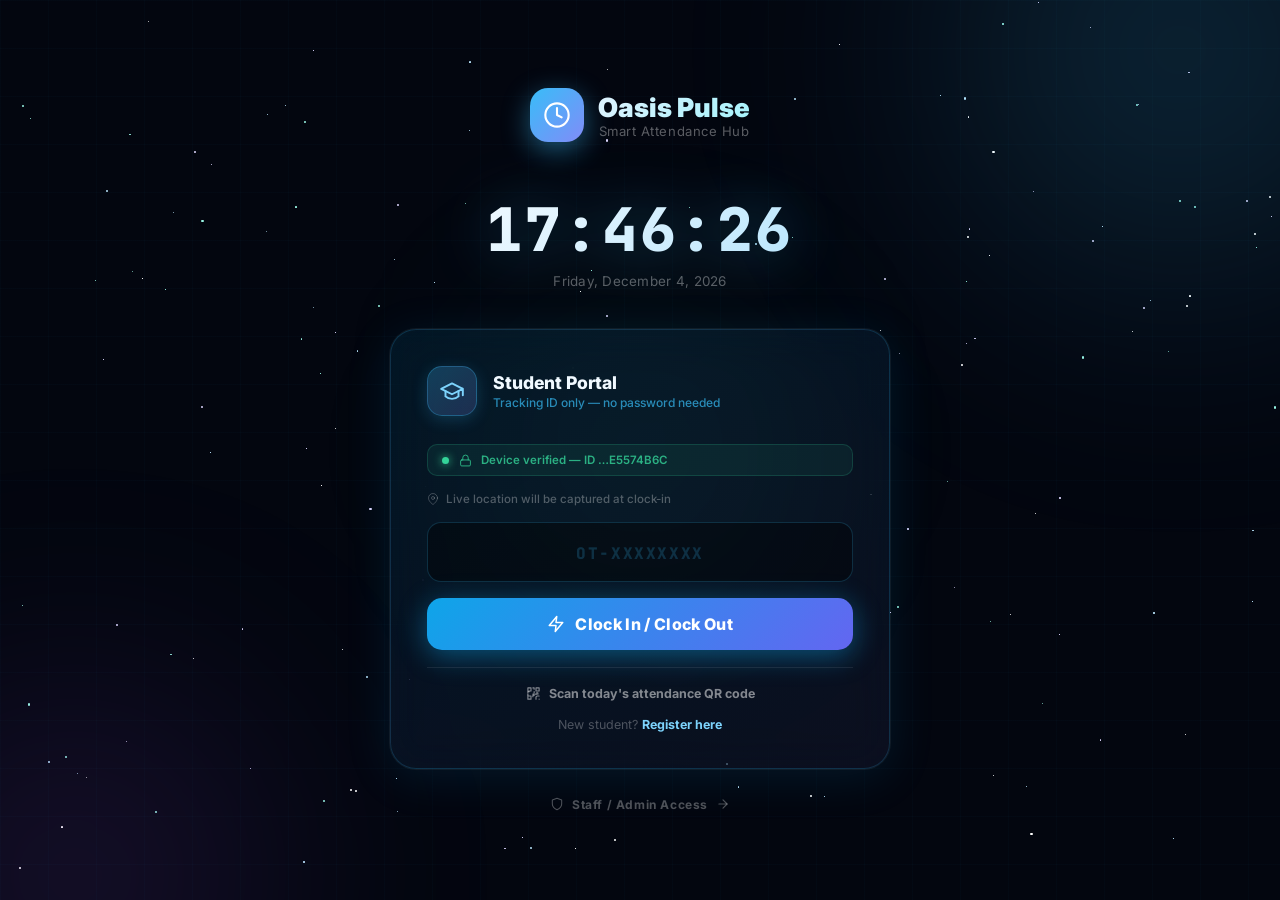
<file: client/index.html>
<!DOCTYPE html>
<html lang="en">
<head>
  <meta charset="UTF-8"/>
  <meta name="viewport" content="width=device-width,initial-scale=1.0"/>
  <title>Oasis Pulse — Attendance</title>
  <link rel="preconnect" href="https://fonts.googleapis.com"/>
  <link href="https://fonts.googleapis.com/css2?family=Inter:wght@400;500;600;700;800;900&family=JetBrains+Mono:wght@400;700&display=swap" rel="stylesheet"/>
  <style>
    *,*::before,*::after{box-sizing:border-box;margin:0;padding:0}
    body{font-family:'Inter',sans-serif;background:#03060f;min-height:100vh;overflow-x:hidden;-webkit-font-smoothing:antialiased}

    /* ── Stars ── */
    .stars{position:fixed;inset:0;pointer-events:none;z-index:0}
    .star{position:absolute;border-radius:50%;animation:twinkle linear infinite}
    @keyframes twinkle{0%,100%{opacity:.04}50%{opacity:.95}}

    /* ── Mesh grid ── */
    .grid-bg{position:fixed;inset:0;z-index:0;pointer-events:none;
      background-image:linear-gradient(rgba(56,189,248,.025) 1px,transparent 1px),
                       linear-gradient(90deg,rgba(56,189,248,.025) 1px,transparent 1px);
      background-size:48px 48px}

    /* ── Ambient orbs ── */
    .orb{position:fixed;border-radius:50%;filter:blur(110px);pointer-events:none;z-index:0}
    .orb-a{width:700px;height:700px;background:radial-gradient(circle,rgba(56,189,248,.22),transparent 70%);top:-300px;right:-250px;animation:orbDrift 16s ease-in-out infinite}
    .orb-b{width:550px;height:550px;background:radial-gradient(circle,rgba(168,85,247,.18),transparent 70%);bottom:-250px;left:-200px;animation:orbDrift 20s ease-in-out infinite reverse}
    .orb-c{width:350px;height:350px;background:radial-gradient(circle,rgba(52,211,153,.14),transparent 70%);top:50%;left:50%;transform:translate(-50%,-50%);animation:orbDrift 12s ease-in-out infinite 4s}
    @keyframes orbDrift{0%,100%{transform:translate(0,0)}50%{transform:translate(40px,-35px)}}

    /* ── Layout ── */
    .page{min-height:100vh;position:relative;z-index:1;display:flex;flex-direction:column;align-items:center;justify-content:center;padding:2rem 1rem}

    /* ── Brand ── */
    .brand{text-align:center;margin-bottom:2.25rem}
    .brand-logo{display:inline-flex;align-items:center;gap:.875rem;margin-bottom:.75rem}
    .brand-icon{
      width:54px;height:54px;
      background:linear-gradient(135deg,#38bdf8,#818cf8);
      border-radius:18px;display:flex;align-items:center;justify-content:center;
      box-shadow:0 8px 28px rgba(56,189,248,.45);color:white;flex-shrink:0
    }
    .brand-icon svg{width:28px;height:28px}
    .brand-name{font-size:1.65rem;font-weight:900;
      background:linear-gradient(135deg,#e0f2fe,#a5f3fc);
      -webkit-background-clip:text;-webkit-text-fill-color:transparent;background-clip:text}
    .brand-tagline{font-size:.82rem;color:rgba(255,255,255,.35);letter-spacing:.04em}

    /* ── Clock display ── */
    .live-clock{
      font-family:'JetBrains Mono',monospace;font-size:3.75rem;font-weight:900;
      background:linear-gradient(135deg,#f0f9ff,#bae6fd);
      -webkit-background-clip:text;-webkit-text-fill-color:transparent;background-clip:text;
      letter-spacing:.04em;text-align:center;margin-bottom:.25rem;
      filter:drop-shadow(0 0 30px rgba(56,189,248,.4))
    }
    .live-date{font-size:.84rem;color:rgba(255,255,255,.35);text-align:center;margin-bottom:2.5rem;letter-spacing:.02em}

    /* ── Portal card ── */
    .portal-card{
      width:100%;max-width:500px;border-radius:26px;padding:2.25rem;
      border:1px solid rgba(56,189,248,.18);
      background:linear-gradient(145deg,rgba(14,165,233,.1) 0%,rgba(129,140,248,.07) 100%);
      backdrop-filter:blur(20px);
      box-shadow:0 8px 48px rgba(14,165,233,.12),0 0 0 1px rgba(255,255,255,.06);
      transition:transform .3s ease,box-shadow .3s ease
    }
    .portal-card:hover{transform:translateY(-5px);box-shadow:0 24px 64px rgba(14,165,233,.2),0 0 0 1px rgba(56,189,248,.25)}

    .card-head{display:flex;align-items:center;gap:1rem;margin-bottom:1.75rem}
    .card-icon{
      width:50px;height:50px;border-radius:15px;flex-shrink:0;
      background:linear-gradient(135deg,rgba(56,189,248,.25),rgba(129,140,248,.2));
      border:1px solid rgba(56,189,248,.3);
      display:flex;align-items:center;justify-content:center;
      box-shadow:0 4px 16px rgba(56,189,248,.2);color:#7dd3fc
    }
    .card-icon svg{width:26px;height:26px}
    .card-title{font-size:1.1rem;font-weight:800;color:#f0f9ff}
    .card-sub{font-size:.75rem;color:rgba(56,189,248,.7);margin-top:.15rem;font-weight:500}

    /* ── Device verified strip ── */
    .device-strip{
      display:flex;align-items:center;gap:.6rem;
      font-size:.72rem;color:rgba(52,211,153,.8);font-weight:600;
      margin-bottom:1rem;padding:.5rem .875rem;
      background:rgba(52,211,153,.08);border:1px solid rgba(52,211,153,.18);
      border-radius:10px
    }
    .device-dot{width:7px;height:7px;border-radius:50%;background:#34d399;box-shadow:0 0 8px #34d399;flex-shrink:0;animation:pulse 2s infinite}
    .device-strip svg{width:13px;height:13px;flex-shrink:0}
    @keyframes pulse{0%,100%{opacity:1;box-shadow:0 0 8px #34d399}50%{opacity:.5;box-shadow:0 0 16px #34d399}}

    /* ── Location status ── */
    .location-status{
      display:flex;align-items:center;gap:.45rem;
      font-size:.72rem;color:rgba(255,255,255,.3);
      margin-bottom:1rem;font-weight:500
    }
    .location-status svg{width:12px;height:12px;flex-shrink:0;color:rgba(255,255,255,.25)}
    .location-status.location-ready{color:#6ee7b7}
    .location-status.location-ready svg{color:#6ee7b7}

    /* ── ID input ── */
    .id-input{
      width:100%;padding:.95rem 1rem;
      background:rgba(0,0,0,.4);
      border:1.5px solid rgba(56,189,248,.2);
      border-radius:14px;
      font-family:'JetBrains Mono',monospace;
      font-size:1.3rem;font-weight:900;
      color:#7dd3fc;letter-spacing:.2em;
      text-align:center;text-transform:uppercase;
      outline:none;transition:all .22s ease;
      margin-bottom:1rem
    }
    .id-input::placeholder{color:rgba(56,189,248,.2);letter-spacing:.1em;font-size:1rem}
    .id-input:focus{
      border-color:rgba(56,189,248,.6);
      background:rgba(0,0,0,.55);
      box-shadow:0 0 0 3px rgba(56,189,248,.12),0 0 24px rgba(56,189,248,.08);
      color:#e0f2fe
    }

    /* ── Punch button ── */
    .punch-btn{
      width:100%;padding:1rem;border:none;border-radius:15px;
      font-size:1rem;font-weight:800;cursor:pointer;
      transition:all .25s cubic-bezier(.4,0,.2,1);
      display:flex;align-items:center;justify-content:center;gap:.65rem;
      letter-spacing:.02em;font-family:'Inter',sans-serif
    }
    .punch-btn.idle{
      background:linear-gradient(135deg,#0ea5e9,#6366f1);
      color:white;box-shadow:0 6px 28px rgba(14,165,233,.45)
    }
    .punch-btn.idle:hover{transform:translateY(-2px);box-shadow:0 12px 40px rgba(14,165,233,.6)}
    .punch-btn.loading{background:rgba(255,255,255,.07);color:rgba(255,255,255,.45);cursor:not-allowed}
    .punch-btn.success-in{background:linear-gradient(135deg,#059669,#0d9488);color:white;box-shadow:0 6px 28px rgba(5,150,105,.45)}
    .punch-btn.success-out{background:linear-gradient(135deg,#dc2626,#9333ea);color:white;box-shadow:0 6px 28px rgba(220,38,38,.4)}
    .punch-btn.done{background:rgba(255,255,255,.06);color:rgba(255,255,255,.35);cursor:not-allowed}
    .punch-btn svg{width:18px;height:18px;flex-shrink:0}
    .spin{width:18px;height:18px;border:2px solid rgba(255,255,255,.22);border-top-color:white;border-radius:50%;animation:spin .7s linear infinite;flex-shrink:0}
    @keyframes spin{to{transform:rotate(360deg)}}

    /* ── Result panel ── */
    .result-panel{
      margin-top:.875rem;border-radius:13px;padding:.9rem 1.1rem;
      font-size:.83rem;font-weight:500;display:none;
      animation:popIn .3s cubic-bezier(.4,0,.2,1)
    }
    @keyframes popIn{from{opacity:0;transform:scale(.96) translateY(4px)}to{opacity:1;transform:scale(1) translateY(0)}}
    .result-panel.in {background:rgba(5,150,105,.12);border:1px solid rgba(52,211,153,.3);color:#6ee7b7;display:block}
    .result-panel.out{background:rgba(220,38,38,.12);border:1px solid rgba(252,165,165,.3);color:#fca5a5;display:block}
    .result-panel.done{background:rgba(245,158,11,.1);border:1px solid rgba(252,211,77,.3);color:#fcd34d;display:block}
    .result-panel.err{background:rgba(220,38,38,.1);border:1px solid rgba(252,165,165,.22);color:#fca5a5;display:block}
    .result-name{font-size:.95rem;font-weight:800;color:#f0f9ff;margin-bottom:.2rem}
    .result-time{font-family:'JetBrains Mono',monospace;font-size:.78rem;opacity:.65;margin-top:.2rem}

    /* ── QR section ── */
    .qr-access{margin-top:1.1rem;padding-top:1.1rem;border-top:1px solid rgba(255,255,255,.08)}
    .qr-access summary{
      color:rgba(255,255,255,.5);cursor:pointer;font-size:.78rem;font-weight:700;
      text-align:center;list-style:none;
      display:flex;align-items:center;justify-content:center;gap:.5rem
    }
    .qr-access summary::-webkit-details-marker{display:none}
    .qr-access summary svg{width:15px;height:15px}
    .qr-access summary:hover{color:rgba(56,189,248,.9)}
    .qr-scanner-area{
      width:100%;max-width:270px;aspect-ratio:1;margin:1rem auto;
      background:#010a1a;border-radius:16px;overflow:hidden;
      position:relative;display:grid;place-items:center;
      color:rgba(255,255,255,.45);text-align:center;font-size:.8rem;
      border:1px solid rgba(56,189,248,.15)
    }
    .qr-scanner-area video{width:100%;height:100%;object-fit:cover}
    .scan-frame{position:absolute;inset:16px;border:2px solid #38bdf8;border-radius:12px;pointer-events:none}
    .scan-line{position:absolute;left:0;right:0;height:2px;background:linear-gradient(90deg,transparent,#38bdf8,transparent);animation:scanMove 2s linear infinite}
    @keyframes scanMove{0%{top:10%}50%{top:90%}100%{top:10%}}
    .qr-controls{display:flex;gap:.5rem;margin-top:.6rem}
    .qr-controls button{
      flex:1;padding:.65rem;
      border:1px solid rgba(255,255,255,.15);border-radius:11px;
      background:rgba(255,255,255,.06);color:rgba(255,255,255,.75);
      cursor:pointer;font-weight:700;font-family:'Inter',sans-serif;
      display:flex;align-items:center;justify-content:center;gap:.4rem;font-size:.8rem;
      transition:all .2s ease
    }
    .qr-controls button svg{width:14px;height:14px;flex-shrink:0}
    .qr-controls button:hover:not(:disabled){background:rgba(56,189,248,.15);border-color:rgba(56,189,248,.4);color:#7dd3fc}
    .qr-controls button:disabled{opacity:.35;cursor:not-allowed}

    /* ── Register link ── */
    .reg-link{text-align:center;margin-top:1rem;font-size:.78rem;color:rgba(255,255,255,.28)}
    .reg-link a{color:#7dd3fc;font-weight:700;text-decoration:none;transition:color .2s}
    .reg-link a:hover{color:#e0f2fe}

    /* ── Admin entry link ── */
    .admin-entry{
      margin-top:1.75rem;display:flex;align-items:center;gap:.5rem;
      color:rgba(255,255,255,.3);font-size:.75rem;font-weight:700;
      letter-spacing:.05em;text-decoration:none;transition:color .2s ease
    }
    .admin-entry svg{width:14px;height:14px}
    .admin-entry:hover{color:rgba(255,255,255,.7)}

    /* ── Toast ── */
    #toast-container{position:fixed;bottom:1.5rem;right:1.5rem;z-index:9999;display:flex;flex-direction:column;gap:.5rem}
  </style>
</head>
<body>

<div class="stars" id="stars"></div>
<div class="grid-bg"></div>
<div class="orb orb-a"></div>
<div class="orb orb-b"></div>
<div class="orb orb-c"></div>

<div class="page">

  <!-- Brand -->
  <div class="brand">
    <div class="brand-logo">
      <div class="brand-icon">
        <svg viewBox="0 0 24 24" fill="none" stroke="currentColor" stroke-width="1.8" stroke-linecap="round" stroke-linejoin="round"><circle cx="12" cy="12" r="10"/><polyline points="12 6 12 12 16 14"/></svg>
      </div>
      <div>
        <div class="brand-name">Oasis Pulse</div>
        <div class="brand-tagline">Smart Attendance Hub</div>
      </div>
    </div>
  </div>

  <!-- Live clock -->
  <div class="live-clock" id="live-clock">00:00:00</div>
  <div class="live-date" id="live-date">—</div>

  <!-- Student portal card -->
  <div class="portal-card">
    <div class="card-head">
      <div class="card-icon">
        <svg viewBox="0 0 24 24" fill="none" stroke="currentColor" stroke-width="1.8" stroke-linecap="round" stroke-linejoin="round"><path d="M22 10v6M2 10l10-5 10 5-10 5z"/><path d="M6 12v5c3 3 9 3 12 0v-5"/></svg>
      </div>
      <div>
        <div class="card-title">Student Portal</div>
        <div class="card-sub">Tracking ID only — no password needed</div>
      </div>
    </div>

    <!-- Device verified -->
    <div class="device-strip">
      <span class="device-dot"></span>
      <svg viewBox="0 0 24 24" fill="none" stroke="currentColor" stroke-width="1.8" stroke-linecap="round" stroke-linejoin="round"><rect x="3" y="11" width="18" height="11" rx="2"/><path d="M7 11V7a5 5 0 0 1 10 0v4"/></svg>
      <span id="device-label">Detecting device…</span>
    </div>

    <!-- Location -->
    <div class="location-status" id="punch-location-status">
      <svg viewBox="0 0 24 24" fill="none" stroke="currentColor" stroke-width="1.8" stroke-linecap="round" stroke-linejoin="round"><path d="M21 10c0 7-9 13-9 13s-9-6-9-13a9 9 0 0 1 18 0z"/><circle cx="12" cy="10" r="3"/></svg>
      Live location will be captured at clock-in
    </div>

    <!-- Form -->
    <form id="punch-form" novalidate autocomplete="off">
      <input type="text" id="clock-id-input" class="id-input"
             placeholder="OT-XXXXXXXX" maxlength="12"
             autocapitalize="characters" spellcheck="false" autocomplete="off"/>

      <button type="submit" class="punch-btn idle" id="punch-btn">
        <svg viewBox="0 0 24 24" fill="none" stroke="currentColor" stroke-width="2" stroke-linecap="round" stroke-linejoin="round"><polygon points="13 2 3 14 12 14 11 22 21 10 12 10 13 2"/></svg>
        <span id="punch-btn-text">Clock In / Clock Out</span>
      </button>
    </form>

    <!-- Result -->
    <div class="result-panel" id="result-panel">
      <div class="result-name" id="result-name"></div>
      <div id="result-msg"></div>
      <div class="result-time" id="result-time"></div>
    </div>

    <!-- QR scanner -->
    <details class="qr-access">
      <summary>
        <svg viewBox="0 0 24 24" fill="none" stroke="currentColor" stroke-width="1.8" stroke-linecap="round" stroke-linejoin="round"><rect x="3" y="3" width="5" height="5"/><rect x="16" y="3" width="5" height="5"/><rect x="3" y="16" width="5" height="5"/><path d="M21 16h-3a2 2 0 0 0-2 2v3"/><line x1="21" y1="21" x2="21" y2="21"/><path d="M3 11V9h2"/><path d="M3 13v2"/><path d="M11 3h2v2"/><path d="M13 11V9"/><path d="M11 13h2v2h-2v2"/><path d="M15 13h2"/><path d="M17 11h2v2"/></svg>
        Scan today's attendance QR code
      </summary>
      <div class="qr-scanner-area" id="scanner-area">
        <div id="scanner-placeholder">Camera is off</div>
        <video id="qr-video" style="display:none;" playsinline></video>
        <div class="scan-frame" id="scan-frame" style="display:none;"><div class="scan-line"></div></div>
      </div>
      <div id="qr-alert" class="result-panel" style="margin-top:.5rem;"></div>
      <div class="qr-controls">
        <button type="button" id="start-scan-btn">
          <svg viewBox="0 0 24 24" fill="none" stroke="currentColor" stroke-width="1.8" stroke-linecap="round" stroke-linejoin="round"><path d="M23 19a2 2 0 0 1-2 2H3a2 2 0 0 1-2-2V8a2 2 0 0 1 2-2h4l2-3h6l2 3h4a2 2 0 0 1 2 2z"/><circle cx="12" cy="13" r="4"/></svg>
          Start camera
        </button>
        <button type="button" id="stop-scan-btn" disabled>
          <svg viewBox="0 0 24 24" fill="none" stroke="currentColor" stroke-width="1.8" stroke-linecap="round" stroke-linejoin="round"><rect x="3" y="3" width="18" height="18" rx="2"/></svg>
          Stop camera
        </button>
      </div>
    </details>

    <div class="reg-link">New student? <a href="register.html">Register here</a></div>
  </div>

  <!-- Admin link -->
  <a class="admin-entry" href="admin-login.html">
    <svg viewBox="0 0 24 24" fill="none" stroke="currentColor" stroke-width="1.8" stroke-linecap="round" stroke-linejoin="round"><path d="M12 22s8-4 8-10V5l-8-3-8 3v7c0 6 8 10 8 10z"/></svg>
    Staff / Admin Access
    <svg viewBox="0 0 24 24" fill="none" stroke="currentColor" stroke-width="2" stroke-linecap="round" stroke-linejoin="round"><line x1="5" y1="12" x2="19" y2="12"/><polyline points="12 5 19 12 12 19"/></svg>
  </a>

</div>

<div id="toast-container"></div>
<script src="js/api.js"></script>
<script src="js/fingerprint.js"></script>
<script src="js/location.js"></script>
<script>
  /* ── Stars ─────────────────────────────────────────────────── */
  (function(){
    const c=document.getElementById('stars');
    const colors=['#ffffff','#bae6fd','#ddd6fe','#99f6e4'];
    for(let i=0;i<160;i++){
      const s=document.createElement('div');s.className='star';
      const z=.3+Math.random()*2.2;
      const col=colors[Math.floor(Math.random()*colors.length)];
      s.style.cssText=`width:${z}px;height:${z}px;left:${Math.random()*100}%;top:${Math.random()*100}%;background:${col};animation-duration:${1.5+Math.random()*4}s;animation-delay:${Math.random()*6}s`;
      c.appendChild(s);
    }
  })();

  /* ── Auth redirect ─────────────────────────────────────────── */
  const _et=localStorage.getItem('tm_token'),_eu=JSON.parse(localStorage.getItem('tm_user')||'null');
  if(_et&&_eu&&_eu.role==='admin') window.location.href='admin.html';
  if(_et&&_eu&&_eu.role==='student'){
    const inp=document.getElementById('clock-id-input');
    if(inp&&_eu.clock_in_id) inp.value=_eu.clock_in_id;
  }

  /* ── Live clock ────────────────────────────────────────────── */
  function updateClock(){
    const n=new Date();
    document.getElementById('live-clock').textContent=n.toLocaleTimeString('en-US',{hour12:false});
    document.getElementById('live-date').textContent=n.toLocaleDateString('en-US',{weekday:'long',year:'numeric',month:'long',day:'numeric'});
  }
  updateClock();setInterval(updateClock,1000);

  /* ── Fingerprint ───────────────────────────────────────────── */
  let fp=null;
  (async()=>{
    try{
      fp=await getFingerprint();
      const s=document.getElementById('device-strip');
      document.getElementById('device-label').textContent='Device verified — ID …'+fp.slice(-8).toUpperCase();
    }catch(e){document.getElementById('device-label').textContent='Device detection failed';}
  })();

  /* ── ID auto-format ────────────────────────────────────────── */
  const idInput=document.getElementById('clock-id-input');
  idInput.addEventListener('input',function(){
    let v=this.value.toUpperCase().replace(/[^A-Z0-9-]/g,'');
    if(v.length>0&&!v.startsWith('OT-')){
      if(v.startsWith('OT'))v='OT-'+v.slice(2);
      else if(!v.includes('-'))v='OT-'+v;
    }
    this.value=v;
  });

  /* ── Toast ─────────────────────────────────────────────────── */
  function toast(msg,color){
    const t=document.createElement('div');
    t.style.cssText=`background:${color};color:white;padding:.75rem 1.25rem;border-radius:13px;font-size:.84rem;font-weight:600;box-shadow:0 8px 32px rgba(0,0,0,.5);max-width:320px;backdrop-filter:blur(12px)`;
    t.textContent=msg;
    document.getElementById('toast-container').appendChild(t);
    setTimeout(()=>{t.style.cssText+=';opacity:0;transition:opacity .3s';setTimeout(()=>t.remove(),350);},3500);
  }

  /* ── SVG strings for dynamic button states ─────────────────── */
  const SVG_BOLT=`<svg style="width:18px;height:18px;flex-shrink:0" viewBox="0 0 24 24" fill="none" stroke="currentColor" stroke-width="2" stroke-linecap="round" stroke-linejoin="round"><polygon points="13 2 3 14 12 14 11 22 21 10 12 10 13 2"/></svg>`;
  const SVG_OUT =`<svg style="width:18px;height:18px;flex-shrink:0" viewBox="0 0 24 24" fill="none" stroke="currentColor" stroke-width="2" stroke-linecap="round" stroke-linejoin="round"><path d="M9 21H5a2 2 0 0 1-2-2V5a2 2 0 0 1 2-2h4"/><polyline points="16 17 21 12 16 7"/><line x1="21" y1="12" x2="9" y2="12"/></svg>`;
  const SVG_CHK =`<svg style="width:18px;height:18px;flex-shrink:0" viewBox="0 0 24 24" fill="none" stroke="currentColor" stroke-width="2.5" stroke-linecap="round" stroke-linejoin="round"><polyline points="20 6 9 17 4 12"/></svg>`;

  function showResult(type,name,msg,time){
    const panel=document.getElementById('result-panel');
    const btn=document.getElementById('punch-btn');
    panel.className=`result-panel ${type}`;
    document.getElementById('result-name').textContent=name||'';
    document.getElementById('result-msg').textContent=msg||'';
    document.getElementById('result-time').textContent=time||'';
    if(type==='in'){
      btn.className='punch-btn success-out';
      btn.innerHTML=SVG_OUT+'<span id="punch-btn-text">Clock Out Now</span>';
      btn.disabled=false;
    }else if(type==='out'||type==='done'){
      btn.className='punch-btn done';
      btn.innerHTML=SVG_CHK+'<span id="punch-btn-text">Attendance Recorded</span>';
      btn.disabled=true;
    }else{
      btn.className='punch-btn idle';
      btn.innerHTML=SVG_BOLT+'<span id="punch-btn-text">Clock In / Clock Out</span>';
      btn.disabled=false;
    }
  }

  /* ── Punch ─────────────────────────────────────────────────── */
  let qrToken=null;
  document.getElementById('punch-form').addEventListener('submit',async e=>{
    e.preventDefault();
    const clockId=idInput.value.trim().toUpperCase();
    if(!clockId||clockId.length<4){showResult('err','','Please enter your Tracking ID (e.g. OT-ABC12345)','');return;}
    const btn=document.getElementById('punch-btn');
    btn.className='punch-btn loading';btn.disabled=true;
    btn.innerHTML=`<span class="spin"></span><span>Processing…</span>`;
    document.getElementById('result-panel').className='result-panel';
    try{
      const loc=await getLiveLocation();
      setLocationStatus('punch-location-status',loc);
      const data=await api.post('/attendance/punch',{
        clock_in_id:clockId,fingerprint:fp,qr_token:qrToken,
        latitude:loc?.latitude,longitude:loc?.longitude,accuracy:loc?.accuracy
      });
      if(data.token){localStorage.setItem('tm_token',data.token);localStorage.setItem('tm_user',JSON.stringify(data.student));}
      qrToken=null;
      const att=data.attendance;
      const ci=att?.clock_in_time?new Date(att.clock_in_time).toLocaleTimeString('en-US',{hour:'2-digit',minute:'2-digit',second:'2-digit'}):null;
      const co=att?.clock_out_time?new Date(att.clock_out_time).toLocaleTimeString('en-US',{hour:'2-digit',minute:'2-digit',second:'2-digit'}):null;
      if(data.action==='clocked_in'){showResult('in',data.student.full_name,data.message,ci?`In at ${ci}`:'');toast(data.message,'#059669');}
      else if(data.action==='clocked_out'){showResult('out',data.student.full_name,data.message,ci&&co?`${ci} → ${co}`:'');toast(data.message,'#7c3aed');}
      else{showResult('done',data.student?.full_name||'',data.error,ci&&co?`${ci} → ${co}`:'');}
    }catch(err){
      btn.className='punch-btn idle';btn.disabled=false;
      btn.innerHTML=SVG_BOLT+'<span id="punch-btn-text">Clock In / Clock Out</span>';
      showResult('err','',err.message||'Something went wrong. Please try again.','');
    }
  });

  /* ── QR scanner ─────────────────────────────────────────────── */
  let videoStream=null,scanning=false,scanCanvas=null,scanCtx=null;
  document.getElementById('start-scan-btn').addEventListener('click',startScanner);
  document.getElementById('stop-scan-btn').addEventListener('click',stopScanner);
  async function startScanner(){
    if(typeof jsQR==='undefined'){
      const s=document.createElement('script');s.src='https://cdn.jsdelivr.net/npm/jsqr@1.4.0/dist/jsQR.js';
      s.onload=startScannerInternal;
      s.onerror=()=>showQRAlert('QR scanner unavailable. Enter your ID manually.','err');
      document.head.appendChild(s);return;
    }
    startScannerInternal();
  }
  async function startScannerInternal(){
    try{
      videoStream=await navigator.mediaDevices.getUserMedia({video:{facingMode:'environment'}});
      const v=document.getElementById('qr-video');
      v.srcObject=videoStream;await v.play();v.style.display='block';
      document.getElementById('scanner-placeholder').style.display='none';
      document.getElementById('scan-frame').style.display='block';
      document.getElementById('start-scan-btn').disabled=true;
      document.getElementById('stop-scan-btn').disabled=false;
      scanCanvas=document.createElement('canvas');scanCtx=scanCanvas.getContext('2d');
      scanning=true;showQRAlert('Camera active — hold QR code steady in the frame.','in');
      requestAnimationFrame(scanFrame);
    }catch(e){showQRAlert('Camera access denied. Enter your ID manually.','err');}
  }
  function stopScanner(){
    scanning=false;if(videoStream)videoStream.getTracks().forEach(t=>t.stop());videoStream=null;
    document.getElementById('qr-video').style.display='none';
    document.getElementById('scanner-placeholder').style.display='block';
    document.getElementById('scan-frame').style.display='none';
    document.getElementById('start-scan-btn').disabled=false;
    document.getElementById('stop-scan-btn').disabled=true;
  }
  function scanFrame(){
    if(!scanning)return;
    const v=document.getElementById('qr-video');
    if(v.readyState===v.HAVE_ENOUGH_DATA){
      scanCanvas.width=v.videoWidth;scanCanvas.height=v.videoHeight;
      scanCtx.drawImage(v,0,0,scanCanvas.width,scanCanvas.height);
      const code=jsQR(scanCtx.getImageData(0,0,scanCanvas.width,scanCanvas.height).data,scanCanvas.width,scanCanvas.height);
      if(code){stopScanner();processQRCode(code.data);return;}
    }
    requestAnimationFrame(scanFrame);
  }
  function showQRAlert(msg,type){const a=document.getElementById('qr-alert');a.className=`result-panel ${type}`;a.textContent=msg;}
  function processQRCode(raw){
    try{
      const p=JSON.parse(raw);if(!p.token)throw new Error('Invalid QR code format.');
      qrToken=p.token;showQRAlert('QR verified — enter your Tracking ID to continue.','in');
      if(idInput.value.trim())document.getElementById('punch-form').requestSubmit();
    }catch(e){qrToken=null;showQRAlert(e.message||'Invalid or expired QR code.','err');}
  }
</script>
</body>
</html>
</file>
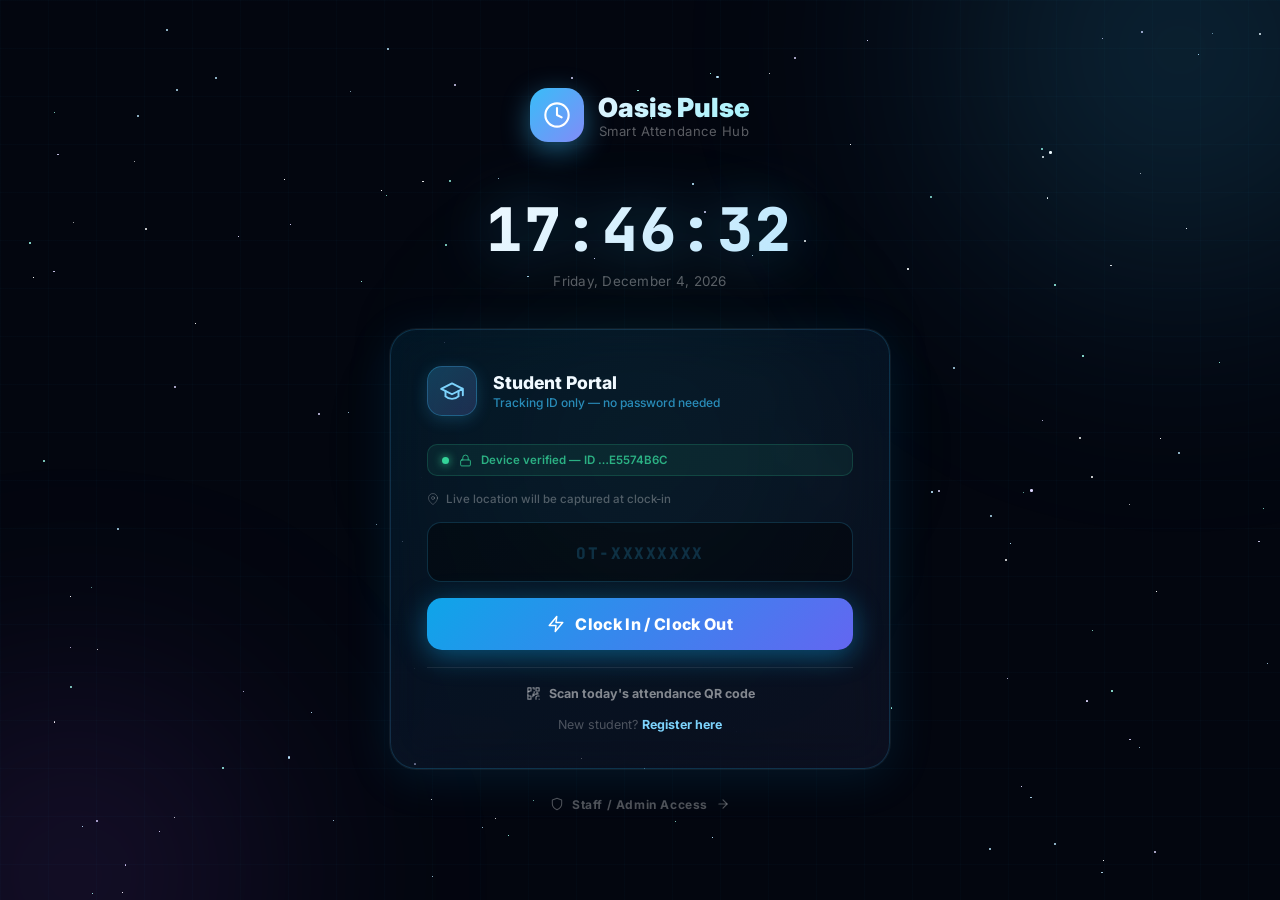
<file: client/clock-in.html>
<!DOCTYPE html>
<html lang="en">
<head>
  <meta charset="UTF-8" />
  <meta name="viewport" content="width=device-width, initial-scale=1.0" />
  <title>Oasis Pulse — Clock In / Out</title>
  <link rel="preconnect" href="https://fonts.googleapis.com" />
  <link href="https://fonts.googleapis.com/css2?family=Inter:wght@400;500;600;700;800;900&family=JetBrains+Mono:wght@400;700&display=swap" rel="stylesheet" />
  <link rel="stylesheet" href="css/style.css" />
  <style>
    /* ── Hero clock display ── */
    .clock-hero {
      text-align: center;
      padding: 1.5rem 2rem;
      background: var(--grad-primary);
      color: white;
      position: relative;
      overflow: hidden;
    }
    .clock-hero::before {
      content: '';
      position: absolute; inset: 0;
      background: url("data:image/svg+xml,%3Csvg width='60' height='60' viewBox='0 0 60 60' xmlns='http://www.w3.org/2000/svg'%3E%3Cg fill='none' fill-rule='evenodd'%3E%3Cg fill='%23ffffff' fill-opacity='0.05'%3E%3Cpath d='M36 34v-4h-2v4h-4v2h4v4h2v-4h4v-2h-4zm0-30V0h-2v4h-4v2h4v4h2V6h4V4h-4zM6 34v-4H4v4H0v2h4v4h2v-4h4v-2H6zM6 4V0H4v4H0v2h4v4h2V6h4V4H6z'/%3E%3C/g%3E%3C/g%3E%3C/svg%3E");
    }
    .clock-time {
      font-family: var(--font-mono);
      font-size: 3rem; font-weight: 900;
      letter-spacing: .05em; line-height: 1;
      text-shadow: 0 2px 20px rgba(0,0,0,.2);
    }
    .clock-date { font-size: .9rem; opacity: .85; margin-top: .35rem; }

    /* ── Circular action buttons ── */
    .clock-btns-row {
      display: flex; justify-content: center; align-items: flex-end;
      gap: 2.5rem; margin: 2rem 0 1.25rem;
    }
    .clock-action-btn {
      width: 148px; height: 148px; border-radius: 50%; border: none;
      font-size: .95rem; font-weight: 800; cursor: pointer;
      transition: transform .2s ease, box-shadow .2s ease, opacity .2s ease;
      display: flex; flex-direction: column; align-items: center; justify-content: center;
      gap: .5rem; position: relative;
    }
    .clock-action-btn .btn-icon-large { font-size: 2.2rem; line-height: 1; }
    .clock-action-btn.clock-in-btn {
      background: linear-gradient(135deg,#10b981,#06b6d4);
      color: white; box-shadow: 0 8px 30px rgba(16,185,129,.45);
    }
    .clock-action-btn.clock-out-btn {
      background: linear-gradient(135deg,#ef4444,#ec4899);
      color: white; box-shadow: 0 8px 30px rgba(239,68,68,.4);
    }
    .clock-action-btn:not(:disabled):hover { transform: scale(1.08) translateY(-3px); }
    .clock-action-btn.clock-in-btn:not(:disabled):hover  { box-shadow: 0 16px 40px rgba(16,185,129,.6); }
    .clock-action-btn.clock-out-btn:not(:disabled):hover { box-shadow: 0 16px 40px rgba(239,68,68,.55); }
    .clock-action-btn:disabled { opacity: .38; transform: none !important; cursor: not-allowed; box-shadow: none; }
    .clock-action-btn.active-pulse::before {
      content: ''; position: absolute; inset: -12px; border-radius: 50%;
      border: 3px solid var(--success); animation: pulseRing 2s ease-out infinite; pointer-events: none;
    }
    .btn-sub { font-size: .7rem; opacity: .85; }

    /* ── Session timer ── */
    .session-timer {
      font-family: var(--font-mono); font-size: 2.25rem; font-weight: 900;
      background: var(--grad-success);
      -webkit-background-clip: text; -webkit-text-fill-color: transparent; background-clip: text;
      letter-spacing: .08em; text-align: center;
    }
    .session-timer.overdue {
      background: var(--grad-warning);
      -webkit-background-clip: text; -webkit-text-fill-color: transparent; background-clip: text;
    }

    /* ── Status dots ── */
    .status-dot { width: 9px; height: 9px; border-radius: 50%; display: inline-block; margin-right: 5px; flex-shrink: 0; }
    .status-dot.green  { background: var(--success); box-shadow: 0 0 0 3px var(--success-bg); }
    .status-dot.red    { background: var(--danger);  box-shadow: 0 0 0 3px var(--danger-bg); }
    .status-dot.yellow { background: var(--warning); box-shadow: 0 0 0 3px var(--warning-bg); }

    /* ── QR scanner ── */
    .qr-scanner-area {
      width: 100%; max-width: 300px; aspect-ratio: 1;
      background: var(--gray-900); border-radius: var(--radius-lg);
      display: flex; align-items: center; justify-content: center;
      color: white; text-align: center; position: relative; overflow: hidden; margin: 0 auto;
    }
    .qr-scanner-area video { width: 100%; height: 100%; object-fit: cover; }
    .scan-frame {
      position: absolute; inset: 18px;
      border: 2.5px solid var(--primary-light); border-radius: var(--radius); pointer-events: none;
    }
    .scan-line {
      position: absolute; left: 0; right: 0; height: 2px;
      background: linear-gradient(to right, transparent, var(--primary-light), transparent);
      animation: scanMove 2s linear infinite;
    }
    @keyframes scanMove { 0% { top:12%; } 50% { top:88%; } 100% { top:12%; } }

    /* ── Confirmation dialog ── */
    #confirm-overlay {
      position: fixed; inset: 0; background: rgba(15,23,42,.6);
      backdrop-filter: blur(6px);
      display: flex; align-items: center; justify-content: center;
      z-index: 2000; padding: 1rem;
      opacity: 0; pointer-events: none; transition: opacity .2s ease;
    }
    #confirm-overlay.open { opacity: 1; pointer-events: all; }
    #confirm-box {
      background: white; border-radius: var(--radius-xl); padding: 2rem;
      max-width: 380px; width: 100%; box-shadow: var(--shadow-xl);
      transform: scale(.95); transition: transform .2s ease; text-align: center;
    }
    #confirm-overlay.open #confirm-box { transform: scale(1); }

    /* ── Late warning ── */
    .late-chip {
      display: inline-flex; align-items: center; gap: .4rem;
      background: linear-gradient(135deg,#fef3c7,#fde68a);
      color: #92400e; font-size: .78rem; font-weight: 700;
      padding: .4rem .9rem; border-radius: 999px;
      border: 1px solid #fcd34d;
    }
  </style>
</head>
<body>
<script>window.location.replace('index.html');</script>
<div class="page-wrapper">

  <!-- Sidebar -->
  <aside class="sidebar">
    <div class="sidebar-logo">
      <div class="logo-icon">🕒</div>
      <div>
        <div class="logo-text">Oasis Pulse</div>
        <div class="logo-sub">Student Portal</div>
      </div>
    </div>
    <nav class="sidebar-nav">
      <div class="nav-section-label">Main</div>
      <a class="nav-link" href="dashboard.html"><span class="nav-icon">📊</span> Dashboard</a>
      <a class="nav-link active" href="clock-in.html"><span class="nav-icon">✅</span> Clock In / Out</a>
      <div class="nav-section-label">History</div>
      <a class="nav-link" href="dashboard.html"><span class="nav-icon">📅</span> Attendance History</a>
    </nav>
    <div class="sidebar-footer">
      <div class="user-info">
        <div class="user-avatar" id="sidebar-avatar">?</div>
        <div>
          <div class="user-name" id="sidebar-name">Loading…</div>
          <div class="user-role">Student</div>
        </div>
        <button class="logout-btn" id="logout-btn" title="Logout">🚪</button>
      </div>
    </div>
  </aside>

  <!-- Main -->
  <div class="main-content">

    <!-- Hero clock bar -->
    <div class="clock-hero">
      <div class="clock-time" id="live-clock">00:00:00</div>
      <div class="clock-date" id="live-date">—</div>
    </div>

    <div class="page-body">

      <div style="display:grid;grid-template-columns:1fr 1fr;gap:1.5rem;align-items:start;">

        <!-- ── Action panel ── -->
        <div class="card">
          <div class="card-header">
            <span class="card-title">Mark Attendance</span>
            <span id="attendance-status-badge"><span class="badge badge-gray">Not Started</span></span>
          </div>
          <div class="card-body">
            <div class="tabs">
              <button class="tab-btn active" data-tab="manual">✏️ Manual</button>
              <button class="tab-btn" data-tab="qr">📷 Scan QR</button>
            </div>

            <!-- Manual Tab -->
            <div class="tab-content active" id="tab-manual">

              <div id="manual-alert"></div>

              <div id="late-warning-chip" style="display:none;text-align:center;margin-bottom:1rem;">
                <span class="late-chip">⚠️ After 9:00 AM — will be marked Late</span>
              </div>

              <!-- Authenticated identity strip -->
              <div style="background:var(--gray-50);border:1px solid var(--gray-200);border-radius:var(--radius);
                           padding:.875rem 1rem;margin-bottom:1.5rem;display:flex;align-items:center;gap:.75rem;">
                <div style="width:38px;height:38px;background:var(--grad-primary);border-radius:50%;
                             display:flex;align-items:center;justify-content:center;color:white;
                             font-weight:900;font-size:.9rem;flex-shrink:0;" id="ci-avatar">?</div>
                <div style="flex:1;min-width:0;">
                  <div style="font-size:.82rem;font-weight:700;color:var(--gray-900);" id="ci-name">—</div>
                  <div style="font-family:var(--font-mono);font-size:.78rem;color:var(--primary);font-weight:700;letter-spacing:.08em;" id="ci-clockid">—</div>
                </div>
                <span class="badge badge-success" style="font-size:.68rem;">✅ Verified</span>
              </div>
              <div class="location-status" id="clock-location-status">📍 Location will be requested when you clock in</div>

              <div class="clock-btns-row">
                <div style="text-align:center;">
                  <button class="clock-action-btn clock-in-btn" id="clock-in-btn" aria-label="Clock In">
                    <span class="btn-icon-large">✅</span>
                    <span>Clock In</span>
                    <span class="btn-sub">Start session</span>
                  </button>
                </div>
                <div style="text-align:center;">
                  <button class="clock-action-btn clock-out-btn" id="clock-out-btn" aria-label="Clock Out">
                    <span class="btn-icon-large">🚪</span>
                    <span>Clock Out</span>
                    <span class="btn-sub">End session</span>
                  </button>
                </div>
              </div>
            </div>

            <!-- QR Tab -->
            <div class="tab-content" id="tab-qr">
              <p class="text-sm text-muted" style="margin-bottom:1rem;">
                Point your camera at the admin's daily QR code to clock in automatically.
              </p>
              <div class="qr-scanner-area" id="scanner-area">
                <div id="scanner-placeholder" style="padding:2rem;text-align:center;">
                  <div style="font-size:3rem;margin-bottom:.5rem;">📷</div>
                  <p class="text-sm">Camera not started</p>
                </div>
                <video id="qr-video" style="display:none;" playsinline></video>
                <div class="scan-frame" style="display:none;" id="scan-frame">
                  <div class="scan-line"></div>
                </div>
              </div>
              <div id="qr-alert" style="margin-top:1rem;"></div>
              <button class="btn btn-primary btn-block mt-2" id="start-scan-btn">📷 Start Camera</button>
              <button class="btn btn-ghost btn-block mt-1" id="stop-scan-btn" style="display:none;">⏹ Stop Camera</button>
            </div>
          </div>
        </div>

        <!-- ── Right panel ── -->
        <div style="display:flex;flex-direction:column;gap:1rem;">

          <!-- Live session timer -->
          <div class="card" id="timer-card" style="display:none;background:linear-gradient(135deg,#ecfdf5,#d1fae5);border-color:#a7f3d0;">
            <div class="card-body" style="padding:1.5rem;text-align:center;">
              <div style="font-size:.72rem;font-weight:800;text-transform:uppercase;letter-spacing:.1em;color:var(--success);margin-bottom:.5rem;">
                <span class="status-dot green"></span>Session Active
              </div>
              <div class="session-timer" id="session-timer">00:00:00</div>
              <div class="text-xs text-muted mt-1">Time since clock-in</div>
            </div>
          </div>

          <!-- Today's record -->
          <div class="card">
            <div class="card-header">
              <span class="card-title">Today's Record</span>
              <button class="btn btn-ghost btn-sm" id="refresh-btn" title="Refresh">🔄</button>
            </div>
            <div class="card-body" id="today-record-panel">
              <div class="empty-state" style="padding:1.5rem;">
                <div class="empty-icon">⏳</div>
                <p>You haven't clocked in yet today.</p>
              </div>
            </div>
          </div>

          <!-- Clock-In ID -->
          <div class="clock-id-display">
            <div class="id-label">Your Clock-In ID</div>
            <div class="id-value" id="reminder-clock-id">—</div>
            <button class="btn btn-ghost btn-sm" id="copy-id-btn"
                    style="margin-top:.875rem;color:var(--gray-400);border-color:rgba(255,255,255,.15);">
              📋 Copy ID
            </button>
          </div>

        </div>
      </div>
    </div>
  </div>
</div>

<!-- Confirmation dialog -->
<div id="confirm-overlay" role="dialog" aria-modal="true">
  <div id="confirm-box">
    <div style="font-size:3.5rem;margin-bottom:.75rem;">🚪</div>
    <h3 style="margin-bottom:.5rem;" class="grad-text">Clock Out?</h3>
    <p class="text-sm text-muted" id="confirm-msg" style="margin-bottom:1.5rem;">Are you sure you want to end your session?</p>
    <div class="record-grid" id="confirm-stats" style="margin-bottom:1.5rem;text-align:left;"></div>
    <div style="display:flex;gap:.75rem;">
      <button class="btn btn-ghost" style="flex:1;" id="confirm-cancel">Cancel</button>
      <button class="btn btn-danger" style="flex:1;" id="confirm-ok">Yes, Clock Out</button>
    </div>
  </div>
</div>

<div id="toast-container"></div>
<script src="js/api.js"></script>
<script src="js/fingerprint.js"></script>
<script src="js/location.js"></script>
<script>
  const user  = JSON.parse(localStorage.getItem('tm_user') || 'null');
  const token = localStorage.getItem('tm_token');
  if (!token || !user || user.role === 'admin') window.location.href = 'index.html';

  // Initialize before first use
  let todayRecord = null;
  let sessionInterval = null;
  let videoStream = null, scanning = false, scanCanvas = null, scanCtx = null;

  document.getElementById('sidebar-name').textContent      = user.full_name;
  document.getElementById('sidebar-avatar').textContent    = user.full_name.charAt(0).toUpperCase();
  document.getElementById('reminder-clock-id').textContent = user.clock_in_id || '—';

  // Populate identity strip
  document.getElementById('ci-avatar').textContent  = user.full_name.charAt(0).toUpperCase();
  document.getElementById('ci-name').textContent    = user.full_name;
  document.getElementById('ci-clockid').textContent = user.clock_in_id || '—';

  document.getElementById('logout-btn').addEventListener('click', () => {
    localStorage.removeItem('tm_token'); localStorage.removeItem('tm_user');
    window.location.href = 'index.html';
  });

  document.getElementById('copy-id-btn').addEventListener('click', () => {
    navigator.clipboard.writeText(user.clock_in_id || '');
    showToast('Clock-In ID copied!', 'success');
  });

  // ── Live wall clock ──────────────────────────────────────
  function updateClock() {
    const now = new Date();
    document.getElementById('live-clock').textContent = now.toLocaleTimeString('en-US', { hour12: false });
    document.getElementById('live-date').textContent  = now.toLocaleDateString('en-US', {
      weekday:'long', year:'numeric', month:'long', day:'numeric'
    });
    const lateEl = document.getElementById('late-warning-chip');
    if (lateEl) lateEl.style.display = (now.getHours() >= 9 && !todayRecord?.clock_in_time) ? 'block' : 'none';
  }
  updateClock();
  setInterval(updateClock, 1000);

  // ── Session timer ────────────────────────────────────────
  function startSessionTimer(clockInISO) {
    document.getElementById('timer-card').style.display = 'block';
    const timerEl = document.getElementById('session-timer');
    function tick() {
      const ms = Date.now() - new Date(clockInISO).getTime();
      const h  = Math.floor(ms/3600000), m = Math.floor((ms%3600000)/60000), s = Math.floor((ms%60000)/1000);
      timerEl.textContent = `${String(h).padStart(2,'0')}:${String(m).padStart(2,'0')}:${String(s).padStart(2,'0')}`;
      timerEl.classList.toggle('overdue', ms > 9*3600000);
    }
    tick(); sessionInterval = setInterval(tick, 1000);
  }
  function stopSessionTimer() {
    clearInterval(sessionInterval); sessionInterval = null;
    document.getElementById('timer-card').style.display = 'none';
  }

  // ── Tabs ─────────────────────────────────────────────────
  document.querySelectorAll('.tab-btn[data-tab]').forEach(btn => {
    btn.addEventListener('click', () => {
      document.querySelectorAll('.tab-btn[data-tab]').forEach(b => b.classList.remove('active'));
      document.querySelectorAll('.tab-content').forEach(t => t.classList.remove('active'));
      btn.classList.add('active');
      document.getElementById(`tab-${btn.dataset.tab}`).classList.add('active');
    });
  });

  // ── Today's record ───────────────────────────────────────

  async function loadTodayRecord() {
    const today = new Date().toISOString().split('T')[0];
    try {
      const data = await api.get(`/attendance/my?month=${new Date().getMonth()+1}&year=${new Date().getFullYear()}`);
      todayRecord = data.attendance.find(r => r.date === today) || null;
      renderTodayRecord();
    } catch(e) { console.error(e); }
  }

  function renderTodayRecord() {
    const panel  = document.getElementById('today-record-panel');
    const badge  = document.getElementById('attendance-status-badge');
    const inBtn  = document.getElementById('clock-in-btn');
    const outBtn = document.getElementById('clock-out-btn');
    inBtn.classList.remove('active-pulse');
    outBtn.classList.remove('active-pulse');

    if (!todayRecord?.clock_in_time) {
      panel.innerHTML = `<div class="empty-state" style="padding:1.5rem;"><div class="empty-icon">⏳</div><p>You haven't clocked in yet today.</p></div>`;
      badge.innerHTML = '<span class="badge badge-gray">Not Started</span>';
      inBtn.disabled = false; outBtn.disabled = true;
      stopSessionTimer(); return;
    }

    const statMap = { present:'badge-success', late:'badge-warning', absent:'badge-danger' };
    badge.innerHTML = `<span class="badge ${statMap[todayRecord.status]||'badge-gray'}">${todayRecord.status}</span>`;

    const ci  = new Date(todayRecord.clock_in_time).toLocaleTimeString('en-US',{hour:'2-digit',minute:'2-digit',second:'2-digit'});
    const co  = todayRecord.clock_out_time ? new Date(todayRecord.clock_out_time).toLocaleTimeString('en-US',{hour:'2-digit',minute:'2-digit',second:'2-digit'}) : null;
    const dur = calcDuration(todayRecord.clock_in_time, todayRecord.clock_out_time) || '—';

    panel.innerHTML = `
      <div class="record-grid">
        <div class="record-mini"><div class="label">⏰ Clock In</div><div class="value">${ci}</div></div>
        <div class="record-mini"><div class="label">🚪 Clock Out</div><div class="value">${co||'—'}</div></div>
        <div class="record-mini"><div class="label">⏱ Duration</div><div class="value">${dur}</div></div>
        <div class="record-mini"><div class="label">📍 Location</div><div class="value" style="font-size:.85rem;font-family:var(--font-sans);">${escapeHTML(todayRecord.locations?.name||'N/A')}</div></div>
      </div>
      <div class="text-xs text-muted">${todayRecord.qr_used ? '📷 Via QR code' : '✏️ Manual entry'}</div>`;

    inBtn.disabled  = true;
    outBtn.disabled = !!co;
    if (!co) { outBtn.classList.add('active-pulse'); startSessionTimer(todayRecord.clock_in_time); }
    else stopSessionTimer();
  }

  // ── Clock In ─────────────────────────────────────────────
  document.getElementById('clock-in-btn').addEventListener('click', async () => {
    // Clock-In ID comes from the authenticated session — no input needed
    const clockId = user.clock_in_id;
    if (!clockId) {
      showAlert('manual-alert', 'Clock-In ID not found. Please log out and log in again.', 'error');
      return;
    }
    clearAlert('manual-alert');
    const btn = document.getElementById('clock-in-btn');
    btn.innerHTML = '<span class="btn-icon-large">⏳</span><span>Clocking…</span>'; btn.disabled = true;
    try {
      const fingerprint = await getFingerprint();
      const location = await getLiveLocation();
      setLocationStatus('clock-location-status', location);
      const data = await api.post('/attendance/clock-in', {
        clock_in_id: clockId,
        fingerprint,
        latitude: location?.latitude,
        longitude: location?.longitude,
        accuracy: location?.accuracy
      });
      showToast(data.message, 'success');
      todayRecord = data.attendance; renderTodayRecord();
    } catch(err) {
      btn.innerHTML = '<span class="btn-icon-large">✅</span><span>Clock In</span><span class="btn-sub">Start session</span>';
      btn.disabled = false;
      showAlert('manual-alert', err.message || 'Clock-in failed. Please try again.', 'error');
    }
  });

  // ── Clock Out (confirm first) ─────────────────────────────
  document.getElementById('clock-out-btn').addEventListener('click', () => {
    if (!todayRecord?.clock_in_time) return;
    const ci    = new Date(todayRecord.clock_in_time).toLocaleTimeString('en-US',{hour:'2-digit',minute:'2-digit'});
    const elapsed = calcDuration(todayRecord.clock_in_time, new Date().toISOString());
    document.getElementById('confirm-msg').textContent = `Clocked in at ${ci}. Current session: ${elapsed||'—'}`;
    document.getElementById('confirm-stats').innerHTML = `
      <div class="record-mini"><div class="label">Clock In</div><div class="value">${ci}</div></div>
      <div class="record-mini"><div class="label">Duration</div><div class="value">${elapsed||'—'}</div></div>`;
    document.getElementById('confirm-overlay').classList.add('open');
  });

  document.getElementById('confirm-cancel').addEventListener('click', () =>
    document.getElementById('confirm-overlay').classList.remove('open'));

  document.getElementById('confirm-ok').addEventListener('click', async () => {
    document.getElementById('confirm-overlay').classList.remove('open');
    const btn = document.getElementById('clock-out-btn');
    btn.innerHTML = '<span class="btn-icon-large">⏳</span><span>Clocking…</span>'; btn.disabled = true;
    try {
      const data = await api.post('/attendance/clock-out', {});
      showToast(data.message, 'success');
      await loadTodayRecord();
    } catch(err) {
      btn.innerHTML = '<span class="btn-icon-large">🚪</span><span>Clock Out</span><span class="btn-sub">End session</span>';
      btn.disabled = !todayRecord?.clock_in_time || !!todayRecord?.clock_out_time;
      showToast(err.message||'Clock-out failed.','error');
    }
  });

  document.getElementById('confirm-overlay').addEventListener('click', e => {
    if (e.target === document.getElementById('confirm-overlay'))
      document.getElementById('confirm-overlay').classList.remove('open');
  });

  document.getElementById('refresh-btn').addEventListener('click', async () => {
    const b = document.getElementById('refresh-btn');
    b.textContent = '⏳'; b.disabled = true;
    await loadTodayRecord();
    b.textContent = '🔄'; b.disabled = false;
  });

  // ── QR Scanner ───────────────────────────────────────────
  document.getElementById('start-scan-btn').addEventListener('click', startScanner);
  document.getElementById('stop-scan-btn').addEventListener('click', stopScanner);

  async function startScanner() {
    // Load jsQR dynamically if not already loaded
    if (typeof jsQR === 'undefined') {
      showAlert('qr-alert', 'Loading QR decoder...', 'info');
      try {
        const script = document.createElement('script');
        script.src = 'https://cdn.jsdelivr.net/npm/jsqr@1.4.0/dist/jsQR.js';
        script.onload = () => startScannerInternal();
        script.onerror = () => {
          showAlert('qr-alert', 'QR scanner unavailable. Please use manual clock-in instead.', 'error');
          document.getElementById('start-scan-btn').disabled = true;
        };
        document.head.appendChild(script);
      } catch(e) {
        showAlert('qr-alert', 'QR scanner unavailable. Please use manual clock-in instead.', 'error');
      }
      return;
    }
    startScannerInternal();
  }

  async function startScannerInternal() {
    try {
      videoStream = await navigator.mediaDevices.getUserMedia({ video:{facingMode:'environment'} });
      const video = document.getElementById('qr-video');
      video.srcObject = videoStream; video.play(); video.style.display = 'block';
      document.getElementById('scanner-placeholder').style.display = 'none';
      document.getElementById('scan-frame').style.display  = 'block';
      document.getElementById('start-scan-btn').style.display = 'none';
      document.getElementById('stop-scan-btn').style.display  = 'block';
      clearAlert('qr-alert');
      showAlert('qr-alert','Camera active — hold QR code steady in the frame.','info');
      scanCanvas = document.createElement('canvas'); scanCtx = scanCanvas.getContext('2d');
      scanning = true; requestAnimationFrame(scanFrame);
    } catch(e) { showAlert('qr-alert','Camera access denied.','error'); }
  }

  function stopScanner() {
    scanning = false;
    if(videoStream){ videoStream.getTracks().forEach(t=>t.stop()); videoStream=null; }
    document.getElementById('qr-video').style.display = 'none';
    document.getElementById('scanner-placeholder').style.display = 'flex';
    document.getElementById('scan-frame').style.display   = 'none';
    document.getElementById('start-scan-btn').style.display = 'block';
    document.getElementById('stop-scan-btn').style.display  = 'none';
  }

  async function scanFrame() {
    if(!scanning) return;
    const video = document.getElementById('qr-video');
    if(video.readyState === video.HAVE_ENOUGH_DATA){
      scanCanvas.width=video.videoWidth; scanCanvas.height=video.videoHeight;
      scanCtx.drawImage(video,0,0,scanCanvas.width,scanCanvas.height);
      try {
        const code = typeof jsQR !== 'undefined' ? jsQR(scanCtx.getImageData(0,0,scanCanvas.width,scanCanvas.height).data, scanCanvas.width, scanCanvas.height) : null;
        if(code){ stopScanner(); await processQRCode(code.data); return; }
      } catch(e) { console.error('QR decode error:', e); }
    }
    requestAnimationFrame(scanFrame);
  }

  async function processQRCode(raw) {
    try {
      const payload = JSON.parse(raw);
      if(!payload.token) throw new Error('Invalid QR code format');
      clearAlert('qr-alert'); showAlert('qr-alert','⏳ Verifying QR code…','info');
      const fingerprint = await getFingerprint();
      const location = await getLiveLocation();
      setLocationStatus('clock-location-status', location);
      const data = await api.post('/attendance/clock-in', {
        clock_in_id: user.clock_in_id,
        qr_token: payload.token,
        fingerprint,
        latitude: location?.latitude,
        longitude: location?.longitude,
        accuracy: location?.accuracy
      });
      showToast(data.message,'success'); clearAlert('qr-alert');
      await loadTodayRecord();
    } catch(err) { showAlert('qr-alert', err.message||'Invalid or expired QR code.','error'); }
  }

  loadTodayRecord();
</script>
</body>
</html>
</file>
<file: client/css/style.css>
/* ═══════════════════════════════════════════════════════════════
   Oasis TimeMark — Design System v2.0  (vibrant redesign)
   ═══════════════════════════════════════════════════════════════ */

/* ── Google Fonts import ── */
@import url('https://fonts.googleapis.com/css2?family=Inter:wght@400;500;600;700;800;900&family=JetBrains+Mono:wght@400;700&display=swap');

/* ── CSS Custom Properties ── */
:root {
  /* Brand gradient palette */
  --primary:        #0f766e;
  --primary-dark:   #115e59;
  --primary-light:  #5eead4;
  --primary-bg:     #ccfbf1;
  --primary-glow:   rgba(15,118,110,0.25);

  /* Accent colors */
  --accent-purple:  #334155;
  --accent-pink:    #e11d48;
  --accent-cyan:    #14b8a6;
  --accent-orange:  #f59e0b;

  /* Semantic colors */
  --success:        #10b981;
  --success-bg:     #d1fae5;
  --success-dark:   #065f46;
  --warning:        #f59e0b;
  --warning-bg:     #fef3c7;
  --warning-dark:   #92400e;
  --danger:         #ef4444;
  --danger-bg:      #fee2e2;
  --danger-dark:    #991b1b;
  --info:           #3b82f6;
  --info-bg:        #dbeafe;
  --info-dark:      #1e40af;

  /* Neutrals */
  --gray-50:  #f8fafc;
  --gray-100: #f1f5f9;
  --gray-200: #e2e8f0;
  --gray-300: #cbd5e1;
  --gray-400: #94a3b8;
  --gray-500: #64748b;
  --gray-600: #475569;
  --gray-700: #334155;
  --gray-800: #1e293b;
  --gray-900: #0f172a;

  /* Gradients */
  --grad-primary:  linear-gradient(135deg, #0f766e 0%, #14b8a6 100%);
  --grad-success:  linear-gradient(135deg, #059669 0%, #14b8a6 100%);
  --grad-warning:  linear-gradient(135deg, #f59e0b 0%, #f97316 100%);
  --grad-danger:   linear-gradient(135deg, #dc2626 0%, #e11d48 100%);
  --grad-dark:     linear-gradient(135deg, #0f172a 0%, #1e293b 100%);
  --grad-sidebar:  linear-gradient(180deg, #083344 0%, #134e4a 100%);

  /* Typography */
  --font-sans: 'Inter', -apple-system, BlinkMacSystemFont, 'Segoe UI', sans-serif;
  --font-mono: 'JetBrains Mono', 'Fira Code', monospace;

  /* Spacing */
  --radius-sm: 8px;
  --radius:    12px;
  --radius-lg: 18px;
  --radius-xl: 24px;
  --radius-2xl:32px;

  /* Shadows */
  --shadow-xs:  0 1px 2px rgba(0,0,0,.05);
  --shadow-sm:  0 2px 8px rgba(0,0,0,.08);
  --shadow:     0 4px 16px rgba(0,0,0,.10);
  --shadow-lg:  0 10px 40px rgba(0,0,0,.15);
  --shadow-xl:  0 20px 60px rgba(0,0,0,.20);
  --shadow-glow:0 0 30px rgba(20,184,166,.35);

  /* Transitions */
  --transition: 0.2s ease;
  --transition-slow: 0.4s cubic-bezier(.4,0,.2,1);
}

/* ── Reset ── */
*, *::before, *::after { box-sizing: border-box; margin: 0; padding: 0; }
html { scroll-behavior: smooth; }
body {
  font-family: var(--font-sans);
  font-size: 15px;
  line-height: 1.6;
  color: var(--gray-800);
  background: var(--gray-50);
  min-height: 100vh;
  -webkit-font-smoothing: antialiased;
}
a { color: var(--primary); text-decoration: none; transition: color var(--transition); }
a:hover { color: var(--primary-dark); }
img { max-width: 100%; display: block; }
h1,h2,h3,h4,h5,h6 { font-weight: 700; line-height: 1.3; color: var(--gray-900); }
h1 { font-size: 2.25rem; }
h2 { font-size: 1.6rem; }
h3 { font-size: 1.25rem; }
h4 { font-size: 1.05rem; }
p  { color: var(--gray-600); }

/* ── Layout ── */
.page-wrapper { display: flex; min-height: 100vh; }

/* ════════════════════════════════════════════════════════════════
   AUTH PAGES
   ════════════════════════════════════════════════════════════════ */
.auth-page {
  display: flex;
  align-items: center;
  justify-content: center;
  min-height: 100vh;
  background: var(--grad-primary);
  padding: 2rem;
  position: relative;
  overflow: hidden;
}

.location-status {
  display: inline-flex;
  align-items: center;
  gap: .35rem;
  margin: .25rem 0 1rem;
  padding: .45rem .7rem;
  border: 1px solid var(--gray-200);
  border-radius: 999px;
  background: var(--gray-50);
  color: var(--gray-500);
  font-size: .74rem;
  font-weight: 700;
  transition: all var(--transition);
}
.location-status.location-ready {
  color: var(--success-dark);
  background: var(--success-bg);
  border-color: #a7f3d0;
}

/* Animated background orbs */
.auth-page::before {
  content: '';
  position: absolute;
  width: 600px; height: 600px;
  background: radial-gradient(circle, rgba(139,92,246,.4) 0%, transparent 70%);
  top: -200px; right: -200px;
  border-radius: 50%;
  animation: orbFloat 8s ease-in-out infinite;
}
.auth-page::after {
  content: '';
  position: absolute;
  width: 400px; height: 400px;
  background: radial-gradient(circle, rgba(236,72,153,.3) 0%, transparent 70%);
  bottom: -100px; left: -100px;
  border-radius: 50%;
  animation: orbFloat 10s ease-in-out infinite reverse;
}
@keyframes orbFloat {
  0%,100% { transform: translate(0,0) scale(1); }
  50%      { transform: translate(30px,-30px) scale(1.05); }
}

.auth-card {
  background: rgba(255,255,255,0.97);
  backdrop-filter: blur(20px);
  border-radius: var(--radius-xl);
  padding: 2.5rem;
  width: 100%;
  max-width: 460px;
  box-shadow: var(--shadow-xl);
  position: relative;
  z-index: 1;
  border: 1px solid rgba(255,255,255,.6);
}

.auth-logo {
  display: flex;
  align-items: center;
  gap: .875rem;
  margin-bottom: 2rem;
}
.auth-logo .logo-icon {
  width: 48px; height: 48px;
  background: var(--grad-primary);
  border-radius: var(--radius);
  display: flex; align-items: center; justify-content: center;
  color: white; font-size: 1.4rem;
  box-shadow: 0 4px 14px rgba(99,102,241,.4);
}
.auth-logo .logo-text {
  font-size: 1.3rem; font-weight: 900;
  background: var(--grad-primary);
  -webkit-background-clip: text; -webkit-text-fill-color: transparent;
  background-clip: text;
  line-height: 1.1;
}
.auth-logo .logo-sub {
  font-size: .68rem; color: var(--gray-500);
  font-weight: 600; text-transform: uppercase; letter-spacing: .08em;
}
.auth-title    { margin-bottom: .4rem; }
.auth-subtitle { color: var(--gray-500); font-size: .9rem; margin-bottom: 1.75rem; }

/* ════════════════════════════════════════════════════════════════
   SIDEBAR
   ════════════════════════════════════════════════════════════════ */
.sidebar {
  width: 265px;
  min-height: 100vh;
  background: var(--grad-sidebar);
  display: flex; flex-direction: column; flex-shrink: 0;
  position: sticky; top: 0; height: 100vh; overflow-y: auto;
  border-right: 1px solid rgba(255,255,255,.05);
}
.sidebar-logo {
  padding: 1.5rem;
  border-bottom: 1px solid rgba(255,255,255,.07);
  display: flex; align-items: center; gap: .75rem;
}
.sidebar-logo .logo-icon {
  width: 40px; height: 40px;
  background: var(--grad-primary);
  border-radius: var(--radius-sm);
  display: flex; align-items: center; justify-content: center;
  color: white; font-size: 1.15rem; flex-shrink: 0;
  box-shadow: 0 4px 12px rgba(99,102,241,.5);
}
.sidebar-logo .logo-text {
  font-weight: 900; color: white; font-size: 1.05rem; line-height: 1.2;
}
.sidebar-logo .logo-sub {
  font-size: .62rem; color: var(--gray-400);
  text-transform: uppercase; letter-spacing: .07em;
}
.sidebar-nav { flex: 1; padding: 1rem 0; }
.nav-section-label {
  font-size: .62rem; font-weight: 700;
  text-transform: uppercase; letter-spacing: .1em;
  color: var(--gray-500); padding: .75rem 1.5rem .3rem;
}
.nav-link {
  display: flex; align-items: center; gap: .75rem;
  padding: .625rem 1.25rem .625rem 1.5rem;
  color: var(--gray-400); font-size: .875rem; font-weight: 500;
  transition: all var(--transition);
  border-left: 3px solid transparent;
  cursor: pointer; position: relative;
}
.nav-link:hover  { color: white; background: rgba(255,255,255,.07); border-left-color: var(--primary-light); }
.nav-link.active {
  color: white;
  background: linear-gradient(90deg, rgba(99,102,241,.25) 0%, rgba(99,102,241,.05) 100%);
  border-left-color: var(--primary);
}
.nav-link.active .nav-icon { filter: drop-shadow(0 0 6px rgba(165,180,252,.8)); }
.nav-link .nav-icon { font-size: 1.05rem; width: 20px; text-align: center; flex-shrink: 0; }
.sidebar-footer {
  padding: 1rem 1.25rem;
  border-top: 1px solid rgba(255,255,255,.07);
}
.user-info { display: flex; align-items: center; gap: .75rem; }
.user-avatar {
  width: 38px; height: 38px;
  background: var(--grad-primary);
  border-radius: 50%;
  display: flex; align-items: center; justify-content: center;
  color: white; font-weight: 800; font-size: .9rem; flex-shrink: 0;
  box-shadow: 0 2px 8px rgba(99,102,241,.4);
}
.user-name  { font-size: .85rem; font-weight: 700; color: white; white-space: nowrap; overflow: hidden; text-overflow: ellipsis; }
.user-role  { font-size: .68rem; color: var(--gray-500); }
.logout-btn {
  margin-left: auto; background: none; border: none;
  color: var(--gray-500); cursor: pointer; font-size: 1.05rem;
  padding: .3rem; transition: color var(--transition); flex-shrink: 0;
  border-radius: var(--radius-sm);
}
.logout-btn:hover { color: var(--danger); background: rgba(239,68,68,.1); }

/* ════════════════════════════════════════════════════════════════
   MAIN CONTENT
   ════════════════════════════════════════════════════════════════ */
.main-content  { flex: 1; display: flex; flex-direction: column; overflow: hidden; min-width: 0; }
.top-bar {
  background: white;
  border-bottom: 1px solid var(--gray-200);
  padding: 1rem 2rem;
  display: flex; align-items: center; justify-content: space-between;
  position: sticky; top: 0; z-index: 10;
  box-shadow: 0 2px 8px rgba(0,0,0,.04);
}
.top-bar-title h2 { font-size: 1.2rem; margin-bottom: .1rem; }
.top-bar-title p  { font-size: .78rem; color: var(--gray-500); margin: 0; }
.page-body { flex: 1; padding: 2rem; overflow-y: auto; }

/* ════════════════════════════════════════════════════════════════
   CARDS
   ════════════════════════════════════════════════════════════════ */
.card {
  background: white;
  border-radius: var(--radius-lg);
  border: 1px solid var(--gray-200);
  box-shadow: var(--shadow-sm);
  transition: box-shadow var(--transition);
}
.card:hover { box-shadow: var(--shadow); }
.card-header {
  padding: 1.25rem 1.5rem;
  border-bottom: 1px solid var(--gray-100);
  display: flex; align-items: center; justify-content: space-between; gap: 1rem;
}
.card-title { font-size: .975rem; font-weight: 700; color: var(--gray-900); }
.card-body  { padding: 1.5rem; }

/* ════════════════════════════════════════════════════════════════
   STAT CARDS  (colorful gradient versions)
   ════════════════════════════════════════════════════════════════ */
.stats-grid {
  display: grid;
  grid-template-columns: repeat(auto-fit, minmax(200px, 1fr));
  gap: 1.25rem;
  margin-bottom: 2rem;
}
.stat-card {
  border-radius: var(--radius-lg);
  padding: 1.5rem;
  display: flex; align-items: center; gap: 1rem;
  box-shadow: var(--shadow-sm);
  position: relative; overflow: hidden;
  transition: transform var(--transition), box-shadow var(--transition);
  border: none;
}
.stat-card:hover { transform: translateY(-3px); box-shadow: var(--shadow-lg); }
.stat-card::after {
  content: '';
  position: absolute; top: -20px; right: -20px;
  width: 80px; height: 80px;
  border-radius: 50%;
  background: rgba(255,255,255,.12);
}
.stat-card.blue   { background: linear-gradient(135deg, #3b82f6, #6366f1); color: white; }
.stat-card.green  { background: linear-gradient(135deg, #10b981, #06b6d4); color: white; }
.stat-card.yellow { background: linear-gradient(135deg, #f59e0b, #f97316); color: white; }
.stat-card.red    { background: linear-gradient(135deg, #ef4444, #ec4899); color: white; }
.stat-card.purple { background: linear-gradient(135deg, #8b5cf6, #6366f1); color: white; }
.stat-card.teal   { background: linear-gradient(135deg, #06b6d4, #3b82f6); color: white; }

/* Default white card style for stat-card without color class */
.stat-card:not(.blue):not(.green):not(.yellow):not(.red):not(.purple):not(.teal) {
  background: white;
  border: 1px solid var(--gray-200);
}

.stat-icon {
  width: 52px; height: 52px;
  border-radius: var(--radius);
  display: flex; align-items: center; justify-content: center;
  font-size: 1.5rem; flex-shrink: 0;
  background: rgba(255,255,255,.2);
}
/* Override stat-icon colors for non-gradient cards */
.stat-card:not([class*=" "]) .stat-icon.blue   { background: var(--info-bg);    }
.stat-card:not([class*=" "]) .stat-icon.green  { background: var(--success-bg); }
.stat-card:not([class*=" "]) .stat-icon.yellow { background: var(--warning-bg); }
.stat-card:not([class*=" "]) .stat-icon.red    { background: var(--danger-bg);  }
.stat-card:not([class*=" "]) .stat-icon.purple { background: var(--primary-bg); }

.stat-value { font-size: 2rem; font-weight: 900; line-height: 1; }
.stat-label { font-size: .78rem; opacity: .85; margin-top: .3rem; font-weight: 500; }

/* White stat cards (no color class on the card itself) */
.stat-card:not(.blue):not(.green):not(.yellow):not(.red):not(.purple):not(.teal) .stat-value { color: var(--gray-900); }
.stat-card:not(.blue):not(.green):not(.yellow):not(.red):not(.purple):not(.teal) .stat-label { color: var(--gray-500); opacity: 1; }

/* ════════════════════════════════════════════════════════════════
   FORMS
   ════════════════════════════════════════════════════════════════ */
.form-group   { margin-bottom: 1.25rem; }
.form-label   { display: block; font-size: .84rem; font-weight: 600; color: var(--gray-700); margin-bottom: .5rem; }
.form-control {
  width: 100%; padding: .7rem 1rem;
  border: 1.5px solid var(--gray-300);
  border-radius: var(--radius);
  font-size: .9rem; font-family: var(--font-sans);
  color: var(--gray-800); background: white;
  transition: border-color var(--transition), box-shadow var(--transition);
  outline: none;
}
.form-control:focus {
  border-color: var(--primary);
  box-shadow: 0 0 0 3px rgba(99,102,241,.15);
}
.form-control::placeholder { color: var(--gray-400); }
.form-control.valid   { border-color: var(--success); }
.form-control.invalid { border-color: var(--danger);  }
.form-row   { display: grid; grid-template-columns: 1fr 1fr; gap: 1rem; }
.form-hint  { font-size: .76rem; color: var(--gray-500); margin-top: .35rem; }
.form-error { font-size: .76rem; color: var(--danger);   margin-top: .35rem; }

/* ════════════════════════════════════════════════════════════════
   BUTTONS
   ════════════════════════════════════════════════════════════════ */
.btn {
  display: inline-flex; align-items: center; justify-content: center; gap: .5rem;
  padding: .675rem 1.35rem;
  border-radius: var(--radius); font-size: .9rem; font-weight: 600;
  font-family: var(--font-sans); cursor: pointer;
  border: 1.5px solid transparent;
  transition: all var(--transition); white-space: nowrap; text-decoration: none;
}
.btn:disabled { opacity: .5; cursor: not-allowed; pointer-events: none; }

.btn-primary {
  background: var(--grad-primary); color: white; border-color: transparent;
  box-shadow: 0 4px 14px rgba(99,102,241,.4);
}
.btn-primary:hover { filter: brightness(1.1); box-shadow: 0 6px 20px rgba(99,102,241,.5); transform: translateY(-1px); }

.btn-success {
  background: var(--grad-success); color: white;
  box-shadow: 0 4px 14px rgba(16,185,129,.35);
}
.btn-success:hover { filter: brightness(1.08); transform: translateY(-1px); }

.btn-danger {
  background: var(--grad-danger); color: white;
  box-shadow: 0 4px 14px rgba(239,68,68,.35);
}
.btn-danger:hover { filter: brightness(1.08); transform: translateY(-1px); }

.btn-outline {
  background: transparent; color: var(--primary); border-color: var(--primary);
}
.btn-outline:hover { background: var(--primary-bg); }

.btn-ghost {
  background: transparent; color: var(--gray-600); border-color: var(--gray-300);
}
.btn-ghost:hover { background: var(--gray-100); border-color: var(--gray-400); }

.btn-lg  { padding: .875rem 1.75rem; font-size: 1rem; border-radius: var(--radius-lg); }
.btn-sm  { padding: .4rem .85rem; font-size: .8rem; border-radius: var(--radius-sm); }
.btn-block { width: 100%; }
.btn-icon  { width: 36px; height: 36px; padding: 0; border-radius: var(--radius-sm); }

.btn .spinner {
  width: 16px; height: 16px;
  border: 2px solid rgba(255,255,255,.4); border-top-color: white;
  border-radius: 50%; animation: spin .7s linear infinite;
}

/* ════════════════════════════════════════════════════════════════
   BADGES
   ════════════════════════════════════════════════════════════════ */
.badge {
  display: inline-flex; align-items: center; gap: .3rem;
  padding: .22rem .65rem; border-radius: 999px;
  font-size: .72rem; font-weight: 700; text-transform: capitalize;
}
.badge-success { background: var(--success-bg); color: var(--success-dark); }
.badge-warning { background: var(--warning-bg); color: var(--warning-dark); }
.badge-danger  { background: var(--danger-bg);  color: var(--danger-dark);  }
.badge-info    { background: var(--info-bg);    color: var(--info-dark);    }
.badge-gray    { background: var(--gray-100);   color: var(--gray-600);     }
.badge-purple  { background: #ede9fe;           color: #5b21b6;             }

/* ════════════════════════════════════════════════════════════════
   TABLE
   ════════════════════════════════════════════════════════════════ */
.table-wrapper {
  overflow-x: auto;
  border-radius: var(--radius-lg);
  border: 1px solid var(--gray-200);
}
table { width: 100%; border-collapse: collapse; font-size: .875rem; }
thead { background: linear-gradient(135deg, var(--gray-800), var(--gray-900)); }
th {
  padding: .85rem 1rem; text-align: left;
  font-size: .72rem; font-weight: 700;
  text-transform: uppercase; letter-spacing: .06em;
  color: rgba(255,255,255,.8); border-bottom: none; white-space: nowrap;
}
th:first-child { border-radius: var(--radius-sm) 0 0 0; }
th:last-child  { border-radius: 0 var(--radius-sm) 0 0; }
td {
  padding: .9rem 1rem;
  border-bottom: 1px solid var(--gray-100);
  color: var(--gray-700); vertical-align: middle;
}
tr:last-child td { border-bottom: none; }
tbody tr { transition: background var(--transition); }
tbody tr:hover { background: var(--primary-bg); }

/* ════════════════════════════════════════════════════════════════
   ALERTS
   ════════════════════════════════════════════════════════════════ */
.alert {
  padding: .875rem 1rem; border-radius: var(--radius);
  font-size: .875rem; display: flex; align-items: flex-start; gap: .6rem;
  margin-bottom: 1rem; border-width: 1px; border-style: solid;
}
.alert-success { background: var(--success-bg); color: var(--success-dark); border-color: #a7f3d0; }
.alert-error   { background: var(--danger-bg);  color: var(--danger-dark);  border-color: #fca5a5; }
.alert-warning { background: var(--warning-bg); color: var(--warning-dark); border-color: #fcd34d; }
.alert-info    { background: var(--info-bg);    color: var(--info-dark);    border-color: #93c5fd; }

/* ════════════════════════════════════════════════════════════════
   TOASTS
   ════════════════════════════════════════════════════════════════ */
#toast-container {
  position: fixed; bottom: 1.5rem; right: 1.5rem; z-index: 9999;
  display: flex; flex-direction: column; gap: .6rem;
}
.toast {
  background: var(--gray-900); color: white;
  padding: .9rem 1.25rem; border-radius: var(--radius-lg);
  font-size: .875rem; max-width: 360px;
  box-shadow: var(--shadow-lg);
  display: flex; align-items: center; gap: .75rem;
  animation: slideInRight .3s ease;
  border-left: 4px solid var(--primary);
  backdrop-filter: blur(10px);
}
.toast.success { background: linear-gradient(135deg,#064e3b,#065f46); border-left-color: var(--success); }
.toast.error   { background: linear-gradient(135deg,#7f1d1d,#991b1b); border-left-color: var(--danger);  }
.toast.warning { background: linear-gradient(135deg,#78350f,#92400e); border-left-color: var(--warning); }
.toast.info    { background: linear-gradient(135deg,#1e3a5f,#1e40af); border-left-color: var(--info);    }

/* ════════════════════════════════════════════════════════════════
   CALENDAR
   ════════════════════════════════════════════════════════════════ */
.calendar {
  background: white; border-radius: var(--radius-lg);
  border: 1px solid var(--gray-200); overflow: hidden;
  box-shadow: var(--shadow-sm);
}
.calendar-grid { display: grid; grid-template-columns: repeat(7, 1fr); }
.calendar-day-name {
  padding: .7rem .5rem; text-align: center;
  font-size: .68rem; font-weight: 700; text-transform: uppercase; letter-spacing: .06em;
  color: var(--gray-500); background: var(--gray-50); border-bottom: 1px solid var(--gray-200);
}
.calendar-day {
  aspect-ratio: 1; display: flex; flex-direction: column;
  align-items: center; justify-content: center;
  cursor: pointer; border: 1px solid var(--gray-100);
  font-size: .85rem; font-weight: 600; transition: all var(--transition);
  position: relative;
}
.calendar-day:hover { background: var(--primary-bg); transform: scale(1.05); z-index: 1; }
.calendar-day.today {
  background: var(--grad-primary); color: white;
  font-weight: 900; border-radius: var(--radius-sm);
  box-shadow: 0 4px 12px rgba(99,102,241,.4);
}
.calendar-day.present  { background: linear-gradient(135deg,#d1fae5,#a7f3d0); color: var(--success-dark); }
.calendar-day.late     { background: linear-gradient(135deg,#fef3c7,#fde68a); color: var(--warning-dark); }
.calendar-day.absent   { background: linear-gradient(135deg,#fee2e2,#fecaca); color: var(--danger-dark);  }
.calendar-day.weekend  { color: var(--gray-400); background: var(--gray-50); cursor: default; }
.calendar-day.empty    { background: transparent; cursor: default; }
.calendar-day.future   { color: var(--gray-300); cursor: default; }
.calendar-day[title]:hover::after {
  content: attr(title);
  position: absolute; bottom: calc(100% + 6px); left: 50%;
  transform: translateX(-50%);
  background: var(--gray-900); color: white; font-size: .65rem;
  padding: .25rem .5rem; border-radius: 4px; white-space: nowrap; z-index: 10;
  pointer-events: none; box-shadow: var(--shadow);
}
.calendar-legend {
  display: flex; gap: 1rem; padding: .875rem 1.25rem;
  border-top: 1px solid var(--gray-100); flex-wrap: wrap;
}
.legend-item { display: flex; align-items: center; gap: .4rem; font-size: .75rem; color: var(--gray-600); }
.legend-dot  { width: 10px; height: 10px; border-radius: 50%; }

/* ════════════════════════════════════════════════════════════════
   QR CODE DISPLAY
   ════════════════════════════════════════════════════════════════ */
.qr-container {
  display: flex; flex-direction: column; align-items: center; gap: 1rem; padding: 2rem;
}
.qr-image {
  width: 220px; height: 220px;
  border: 8px solid white; border-radius: var(--radius);
  box-shadow: var(--shadow-lg);
}
.qr-badge {
  background: var(--primary-bg); color: var(--primary);
  border: 1px solid var(--primary-light);
  border-radius: var(--radius); padding: .75rem 1.5rem; text-align: center;
}
.qr-badge .token {
  font-family: var(--font-mono); font-size: 1.1rem;
  font-weight: 700; letter-spacing: .1em;
}

/* ════════════════════════════════════════════════════════════════
   CLOCK-IN ID BADGE
   ════════════════════════════════════════════════════════════════ */
.clock-id-display {
  background: var(--grad-dark);
  border-radius: var(--radius-lg); padding: 1.5rem; text-align: center;
  box-shadow: var(--shadow);
}
.clock-id-display .id-label {
  font-size: .72rem; text-transform: uppercase; letter-spacing: .1em;
  color: var(--gray-400); margin-bottom: .5rem; font-weight: 600;
}
.clock-id-display .id-value {
  font-family: var(--font-mono); font-size: 1.75rem; font-weight: 700;
  letter-spacing: .15em;
  background: linear-gradient(135deg, #a5b4fc, #818cf8);
  -webkit-background-clip: text; -webkit-text-fill-color: transparent;
  background-clip: text;
}

/* ════════════════════════════════════════════════════════════════
   TABS
   ════════════════════════════════════════════════════════════════ */
.tabs {
  display: flex; gap: .25rem;
  background: var(--gray-100); border-radius: var(--radius);
  padding: .3rem; margin-bottom: 1.5rem;
}
.tab-btn {
  flex: 1; padding: .55rem 1rem;
  border: none; background: transparent;
  border-radius: calc(var(--radius) - 2px);
  font-size: .85rem; font-weight: 600;
  color: var(--gray-500); cursor: pointer; transition: all var(--transition);
}
.tab-btn.active {
  background: white; color: var(--primary);
  box-shadow: var(--shadow-sm);
}
.tab-content  { display: none; }
.tab-content.active { display: block; }

/* ════════════════════════════════════════════════════════════════
   MODAL
   ════════════════════════════════════════════════════════════════ */
.modal-overlay {
  position: fixed; inset: 0;
  background: rgba(15,23,42,.6);
  backdrop-filter: blur(4px);
  display: flex; align-items: center; justify-content: center;
  z-index: 1000; padding: 1rem;
  opacity: 0; pointer-events: none; transition: opacity var(--transition);
}
.modal-overlay.open { opacity: 1; pointer-events: all; }
.modal {
  background: white; border-radius: var(--radius-xl);
  padding: 2rem; width: 100%; max-width: 500px;
  box-shadow: var(--shadow-xl);
  transform: scale(.95) translateY(10px);
  transition: transform var(--transition);
  border: 1px solid var(--gray-200);
}
.modal-overlay.open .modal { transform: scale(1) translateY(0); }
.modal-header {
  display: flex; align-items: center; justify-content: space-between; margin-bottom: 1.5rem;
}
.modal-header h3 {
  background: var(--grad-primary);
  -webkit-background-clip: text; -webkit-text-fill-color: transparent; background-clip: text;
}
.modal-close {
  background: var(--gray-100); border: none; font-size: 1rem; color: var(--gray-500);
  cursor: pointer; width: 32px; height: 32px;
  display: flex; align-items: center; justify-content: center;
  border-radius: 50%; transition: all var(--transition);
}
.modal-close:hover { background: var(--gray-200); color: var(--gray-700); }

/* ════════════════════════════════════════════════════════════════
   EMPTY STATE
   ════════════════════════════════════════════════════════════════ */
.empty-state {
  display: flex; flex-direction: column; align-items: center; justify-content: center;
  padding: 3rem; text-align: center; color: var(--gray-400);
}
.empty-state .empty-icon { font-size: 3rem; margin-bottom: 1rem; opacity: .6; }
.empty-state p { font-size: .9rem; }

/* ════════════════════════════════════════════════════════════════
   FILTER / SEARCH BAR
   ════════════════════════════════════════════════════════════════ */
.filter-bar {
  display: flex; gap: .75rem; align-items: center;
  flex-wrap: wrap; margin-bottom: 1.25rem;
}
.search-input { position: relative; flex: 1; min-width: 200px; }
.search-input input { padding-left: 2.5rem; }
.search-input .search-icon {
  position: absolute; left: .75rem; top: 50%; transform: translateY(-50%);
  color: var(--gray-400); font-size: 1rem; pointer-events: none;
}

/* ════════════════════════════════════════════════════════════════
   DIVIDER
   ════════════════════════════════════════════════════════════════ */
.divider {
  display: flex; align-items: center; gap: 1rem;
  margin: 1.25rem 0; color: var(--gray-400); font-size: .8rem;
}
.divider::before, .divider::after { content: ''; flex: 1; height: 1px; background: var(--gray-200); }

/* ════════════════════════════════════════════════════════════════
   ROLE TABS (login page)
   ════════════════════════════════════════════════════════════════ */
.role-tabs {
  display: flex; gap: .35rem; background: var(--gray-100);
  border-radius: var(--radius); padding: .3rem; margin-bottom: 1.75rem;
}
.role-tab-btn {
  flex: 1; padding: .6rem 1rem; border: none; background: transparent;
  border-radius: calc(var(--radius) - 2px); font-size: .875rem; font-weight: 600;
  color: var(--gray-500); cursor: pointer; transition: all .2s ease;
}
.role-tab-btn.active { background: white; color: var(--primary); box-shadow: var(--shadow-sm); }

/* ════════════════════════════════════════════════════════════════
   STEP INDICATOR (register)
   ════════════════════════════════════════════════════════════════ */
.step-indicator { display: flex; align-items: center; margin-bottom: 2rem; }
.step           { display: flex; flex-direction: column; align-items: center; gap: .3rem; }
.step-circle {
  width: 36px; height: 36px; border-radius: 50%;
  display: flex; align-items: center; justify-content: center;
  font-size: .8rem; font-weight: 800;
  border: 2px solid var(--gray-300); color: var(--gray-400); background: white;
  transition: all .25s ease;
}
.step.active .step-circle { border-color: var(--primary); color: var(--primary); background: var(--primary-bg); }
.step.done   .step-circle { background: var(--grad-primary); border-color: transparent; color: white; }
.step-label  { font-size: .68rem; color: var(--gray-500); font-weight: 600; text-align: center; white-space: nowrap; }
.step.active .step-label { color: var(--primary); }
.step.done   .step-label { color: var(--success); }
.step-line   { flex: 1; height: 2px; background: var(--gray-200); margin: 0 .5rem 1.4rem; transition: background .3s; }
.step-line.done { background: var(--grad-primary); }
.step-panel  { display: none; }
.step-panel.active { display: block; animation: fadeIn .25s ease; }

/* ════════════════════════════════════════════════════════════════
   PASSWORD STRENGTH
   ════════════════════════════════════════════════════════════════ */
.pw-strength-bar   { height: 4px; border-radius: 999px; margin-top: .4rem; transition: width .3s ease, background .3s ease; width: 0%; }
.pw-strength-label { font-size: .75rem; font-weight: 600; margin-top: .25rem; }
.checklist-item {
  display: flex; align-items: flex-start; gap: .5rem;
  font-size: .82rem; color: var(--gray-700); padding: .35rem 0;
  border-bottom: 1px solid var(--gray-100); transition: color .2s;
}
.checklist-item:last-child { border-bottom: none; }
.check-icon { font-size: .95rem; flex-shrink: 0; }

/* ════════════════════════════════════════════════════════════════
   REMEMBER ME / FORGOT
   ════════════════════════════════════════════════════════════════ */
.remember-row {
  display: flex; align-items: center; justify-content: space-between;
  margin-bottom: 1.25rem; flex-wrap: wrap; gap: .5rem;
}
.checkbox-label {
  display: flex; align-items: center; gap: .5rem;
  font-size: .85rem; color: var(--gray-600); cursor: pointer; user-select: none;
}
.checkbox-label input[type=checkbox] { width: 15px; height: 15px; accent-color: var(--primary); cursor: pointer; }
.forgot-link { font-size: .82rem; color: var(--primary); font-weight: 600; cursor: pointer; }
.forgot-link:hover { text-decoration: underline; }
#forgot-tip { display: none; animation: fadeIn .2s ease; }
#forgot-tip.open { display: block; }

/* ════════════════════════════════════════════════════════════════
   MISC NEW COMPONENTS
   ════════════════════════════════════════════════════════════════ */

/* Streak badge */
.streak-badge {
  display: inline-flex; align-items: center; gap: .35rem;
  background: linear-gradient(135deg, #f59e0b 0%, #ef4444 100%);
  color: white; font-weight: 700; font-size: .75rem;
  padding: .25rem .7rem; border-radius: 999px; letter-spacing: .02em; white-space: nowrap;
}

/* Rate bar */
.rate-bar-wrap { background: var(--gray-100); border-radius: 999px; height: 8px; overflow: hidden; }
.rate-bar-fill {
  height: 100%; border-radius: 999px;
  transition: width .6s cubic-bezier(.4,0,.2,1);
  background: var(--grad-success);
}
.rate-bar-fill.low { background: var(--grad-danger);  }
.rate-bar-fill.mid { background: var(--grad-warning); }

/* Per-student mini rate bar */
.att-rate-bar  { height: 5px; background: var(--gray-100); border-radius: 999px; overflow: hidden; margin-top: 3px; }
.att-rate-fill { height: 100%; border-radius: 999px; background: var(--success); transition: width .5s ease; }

/* Bar chart */
.bar-chart { display: flex; align-items: flex-end; gap: 4px; height: 80px; }
.bar-col   { flex: 1; display: flex; flex-direction: column; align-items: center; gap: 3px; position: relative; }
.bar-col:hover .bar-tooltip { display: block; }
.bar-rect  { width: 100%; min-height: 2px; border-radius: 3px 3px 0 0; transition: height .4s cubic-bezier(.4,0,.2,1); }
.bar-label { font-size: .6rem; color: var(--gray-500); white-space: nowrap; }
.bar-tooltip {
  display: none; position: absolute; bottom: calc(100% + 5px); left: 50%; transform: translateX(-50%);
  background: var(--gray-900); color: white; font-size: .68rem; padding: .25rem .5rem;
  border-radius: 4px; white-space: nowrap; z-index: 20; pointer-events: none;
}

/* Working day pills */
.weekday-grid    { display: grid; grid-template-columns: repeat(7, 1fr); gap: .5rem; margin: 1rem 0; }
.weekday-toggle  { display: flex; flex-direction: column; align-items: center; gap: .3rem; }
.weekday-toggle span { font-size: .68rem; font-weight: 700; text-transform: uppercase; letter-spacing: .04em; color: var(--gray-500); }
.day-pill {
  width: 38px; height: 38px; border-radius: 50%; border: 2px solid var(--gray-300);
  background: white; cursor: pointer; display: flex; align-items: center; justify-content: center;
  font-size: .7rem; font-weight: 700; color: var(--gray-400); transition: all .2s ease; user-select: none;
}
.day-pill.on { background: var(--grad-primary); border-color: transparent; color: white; box-shadow: 0 4px 10px rgba(99,102,241,.4); }
.day-pill:hover:not(.on) { border-color: var(--primary-light); color: var(--primary); }

/* Student stat mini */
.student-stat-row  { display: grid; grid-template-columns: repeat(3, 1fr); gap: .75rem; margin-bottom: 1.25rem; }
.student-stat-mini { background: var(--gray-50); border: 1px solid var(--gray-200); border-radius: var(--radius); padding: .75rem; text-align: center; }
.student-stat-mini .val { font-size: 1.4rem; font-weight: 900; color: var(--gray-900); line-height: 1.1; }
.student-stat-mini .lbl { font-size: .68rem; text-transform: uppercase; letter-spacing: .05em; color: var(--gray-500); margin-top: .2rem; }

/* Record mini grid (clock-in page) */
.record-grid  { display: grid; grid-template-columns: 1fr 1fr; gap: .75rem; margin-bottom: 1rem; }
.record-mini  { background: var(--gray-50); border: 1px solid var(--gray-200); border-radius: var(--radius); padding: .85rem; }
.record-mini .label { font-size: .65rem; font-weight: 700; text-transform: uppercase; letter-spacing: .06em; color: var(--gray-500); margin-bottom: .3rem; }
.record-mini .value { font-size: 1rem; font-weight: 700; color: var(--gray-900); font-family: var(--font-mono); }

/* Print QR */
#print-qr-area { display: none; }
@media print {
  body > * { display: none !important; }
  #print-qr-area { display: flex !important; flex-direction: column; align-items: center; justify-content: center; min-height: 100vh; gap: 1rem; }
}

/* ════════════════════════════════════════════════════════════════
   ANIMATIONS
   ════════════════════════════════════════════════════════════════ */
@keyframes spin         { to { transform: rotate(360deg); } }
@keyframes slideInRight { from { transform: translateX(100%); opacity: 0; } to { transform: translateX(0); opacity: 1; } }
@keyframes fadeIn       { from { opacity: 0; transform: translateY(8px); } to { opacity: 1; transform: translateY(0); } }
@keyframes pulse        { 0%,100% { opacity: 1; } 50% { opacity: .5; } }
@keyframes bounceIn     { 0% { transform: scale(.8); opacity: 0; } 70% { transform: scale(1.05); } 100% { transform: scale(1); opacity: 1; } }
@keyframes shimmer      { 0% { background-position: -200% 0; } 100% { background-position: 200% 0; } }
@keyframes pulseRing    { 0% { transform: scale(1); opacity: .7; } 100% { transform: scale(1.3); opacity: 0; } }
@keyframes floatDot     { from { transform: translateY(100vh) scale(0); opacity: 0; } 10% { opacity: 1; } 90% { opacity: 1; } to { transform: translateY(-20vh) scale(1); opacity: 0; } }

.fade-in    { animation: fadeIn .35s ease; }
.bounce-in  { animation: bounceIn .5s cubic-bezier(.4,0,.2,1); }

/* Skeleton loader shimmer */
.skeleton {
  background: linear-gradient(90deg, var(--gray-200) 25%, var(--gray-100) 50%, var(--gray-200) 75%);
  background-size: 200% 100%; animation: shimmer 1.5s infinite;
  border-radius: var(--radius-sm);
}

/* ════════════════════════════════════════════════════════════════
   RESPONSIVE
   ════════════════════════════════════════════════════════════════ */
@media (max-width: 900px) {
  .student-stat-row { grid-template-columns: 1fr 1fr; }
  .weekday-grid { gap: .3rem; }
  .day-pill { width: 32px; height: 32px; }
}
@media (max-width: 768px) {
  .sidebar { display: none; }
  .form-row { grid-template-columns: 1fr; }
  .stats-grid { grid-template-columns: 1fr 1fr; }
  .page-body { padding: 1rem; }
  .top-bar   { padding: .875rem 1rem; }
  h1 { font-size: 1.5rem; }
  .record-grid { grid-template-columns: 1fr; }
}
@media (max-width: 480px) {
  .auth-card { padding: 1.5rem; }
  .stats-grid { grid-template-columns: 1fr; }
  .student-stat-row { grid-template-columns: repeat(3, 1fr); }
  .bar-chart { height: 60px; }
}

/* ════════════════════════════════════════════════════════════════
   UTILITIES
   ════════════════════════════════════════════════════════════════ */
.flex            { display: flex; }
.items-center    { align-items: center; }
.justify-between { justify-content: space-between; }
.gap-1           { gap: .5rem; }
.gap-2           { gap: 1rem; }
.mt-1            { margin-top: .5rem; }
.mt-2            { margin-top: 1rem; }
.mt-3            { margin-top: 1.5rem; }
.mb-1            { margin-bottom: .5rem; }
.mb-2            { margin-bottom: 1rem; }
.text-sm         { font-size: .85rem; }
.text-xs         { font-size: .75rem; }
.text-muted      { color: var(--gray-500); }
.text-center     { text-align: center; }
.font-mono       { font-family: var(--font-mono); }
.font-bold       { font-weight: 700; }
.hidden          { display: none !important; }
.w-full          { width: 100%; }
.grad-text {
  background: var(--grad-primary);
  -webkit-background-clip: text; -webkit-text-fill-color: transparent; background-clip: text;
}
</file>
